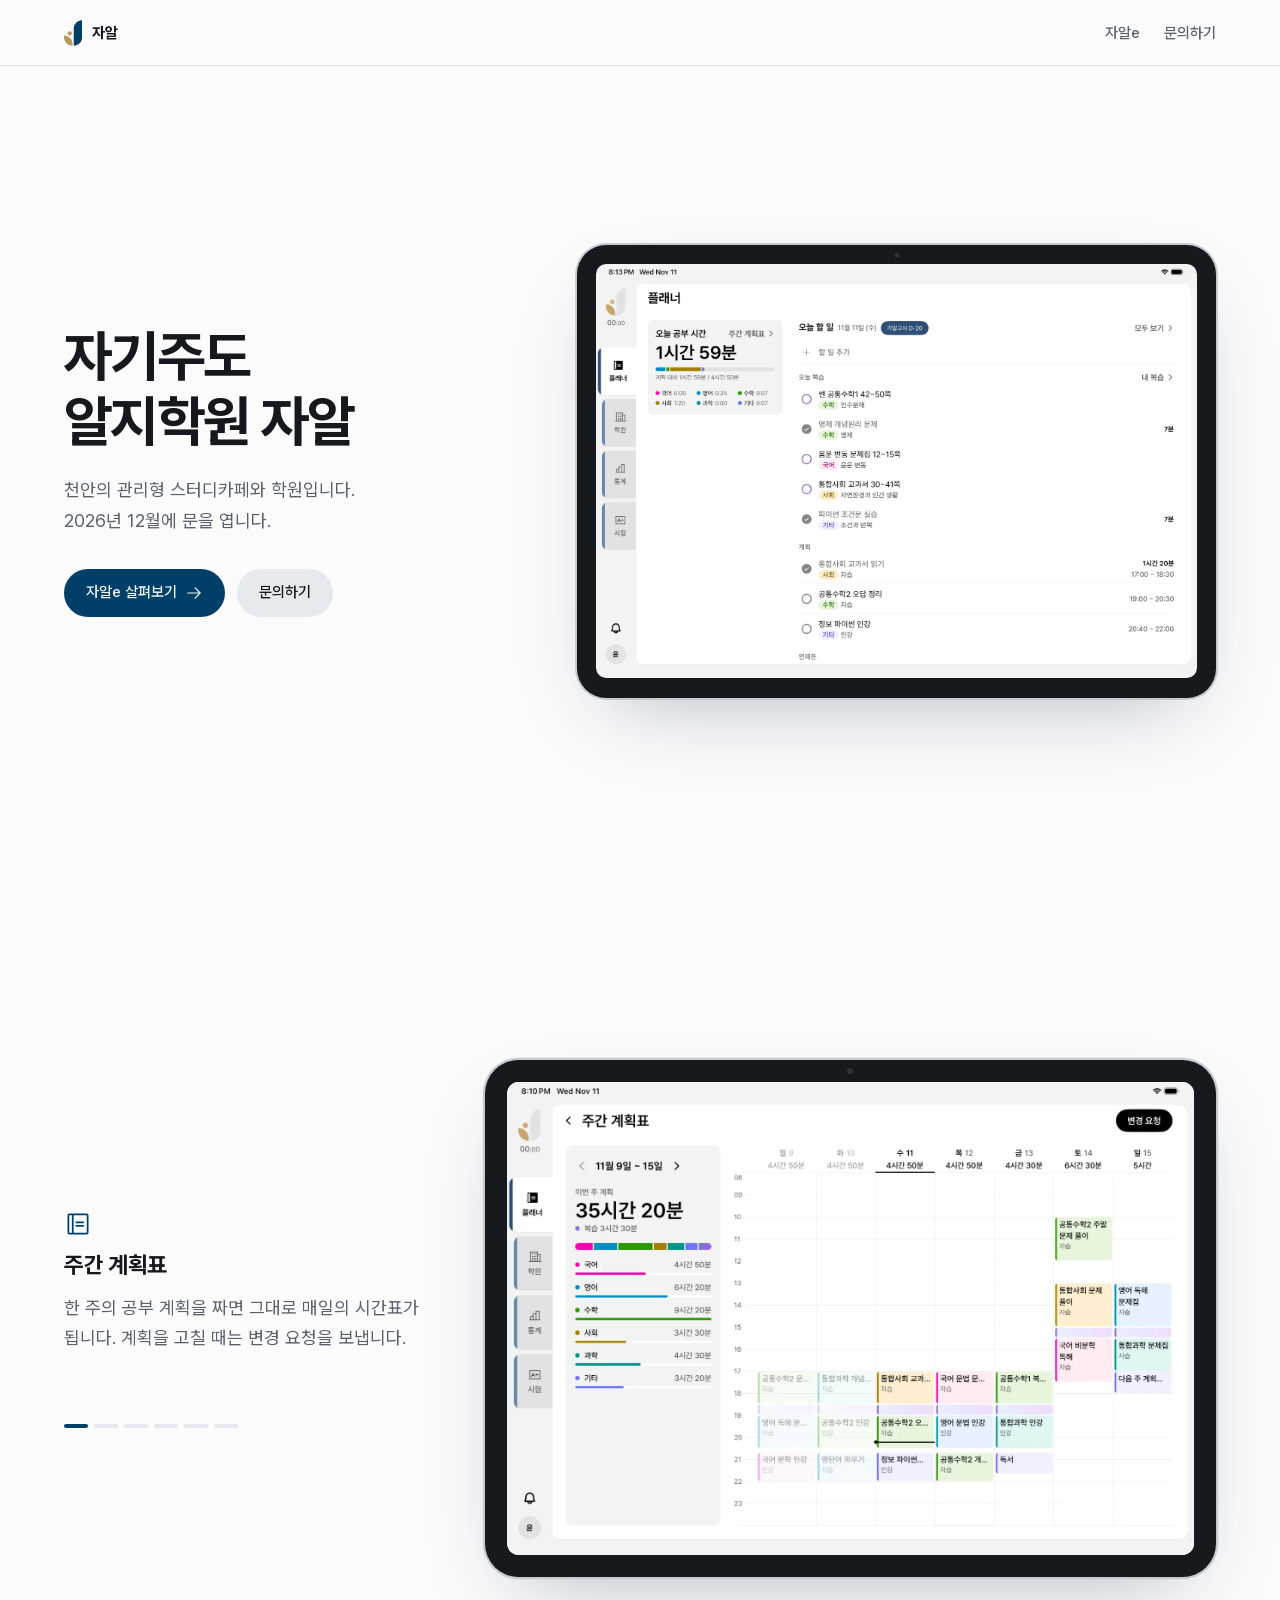
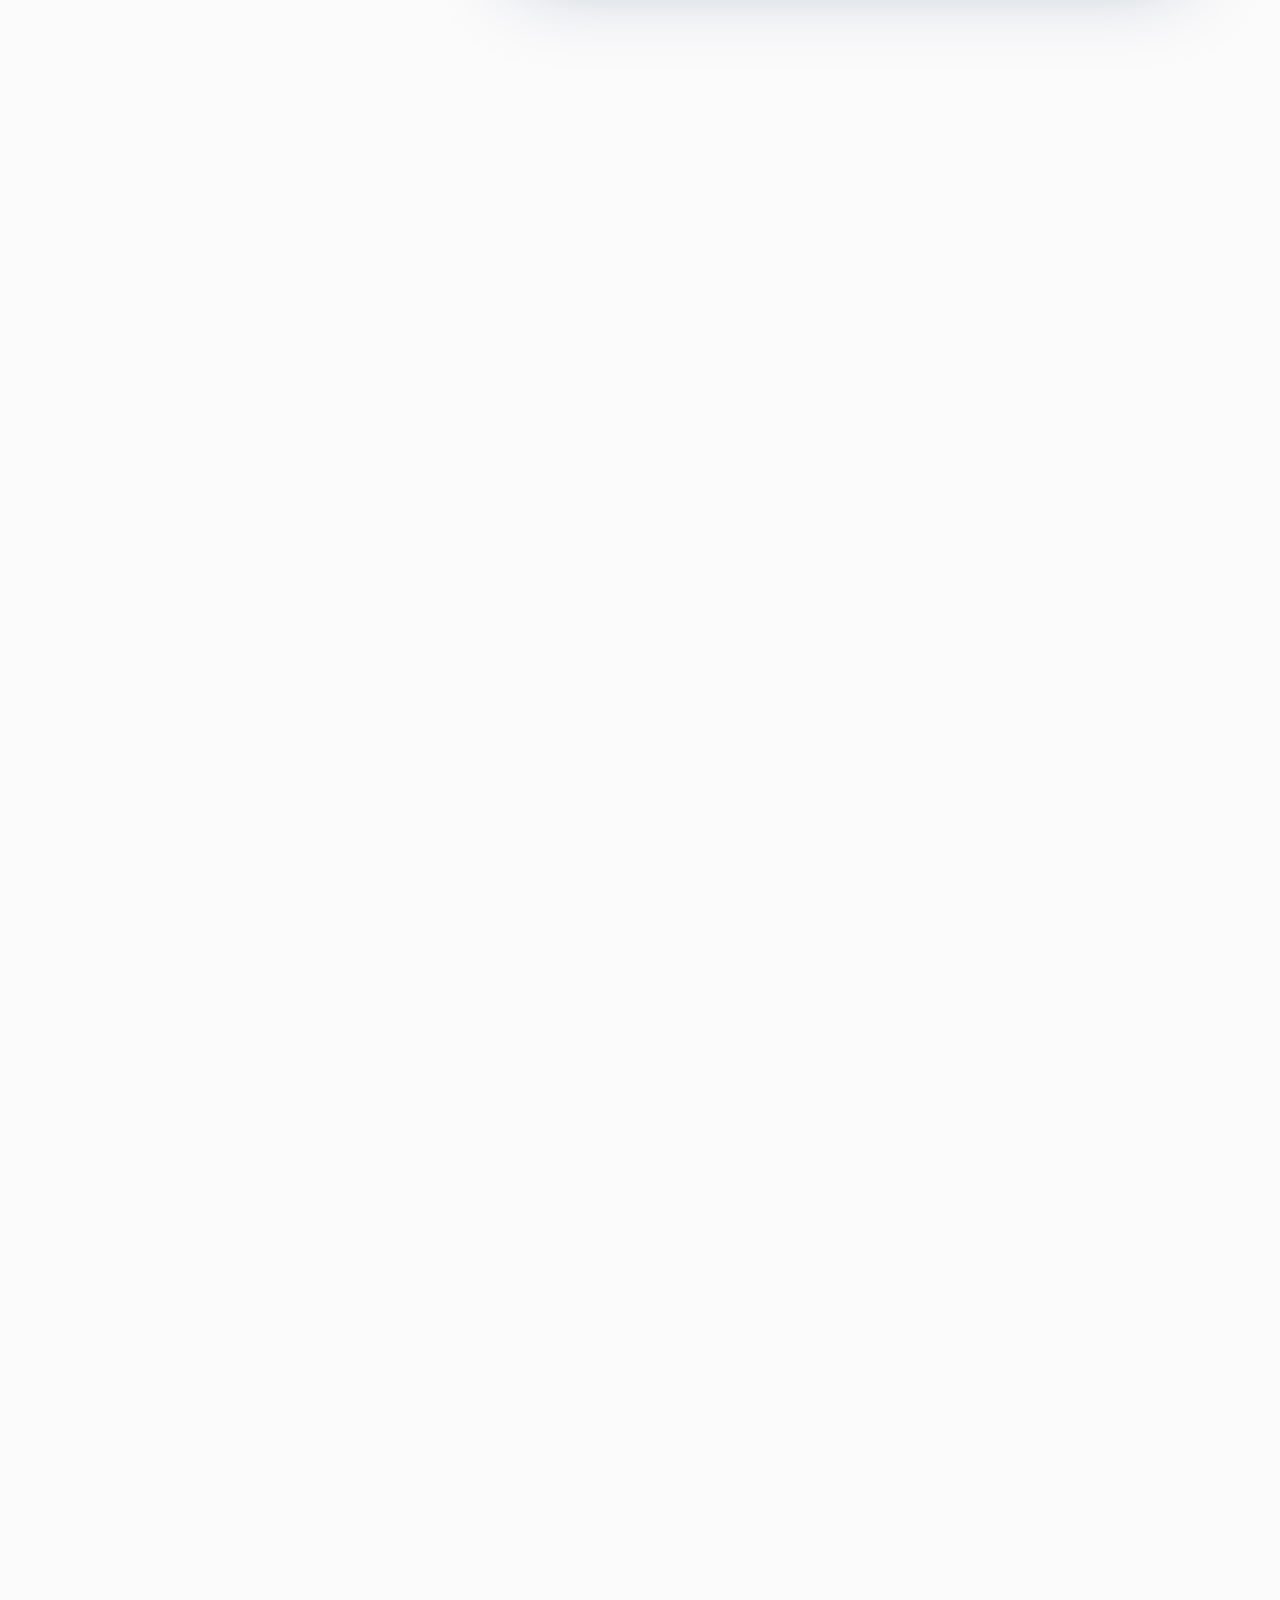
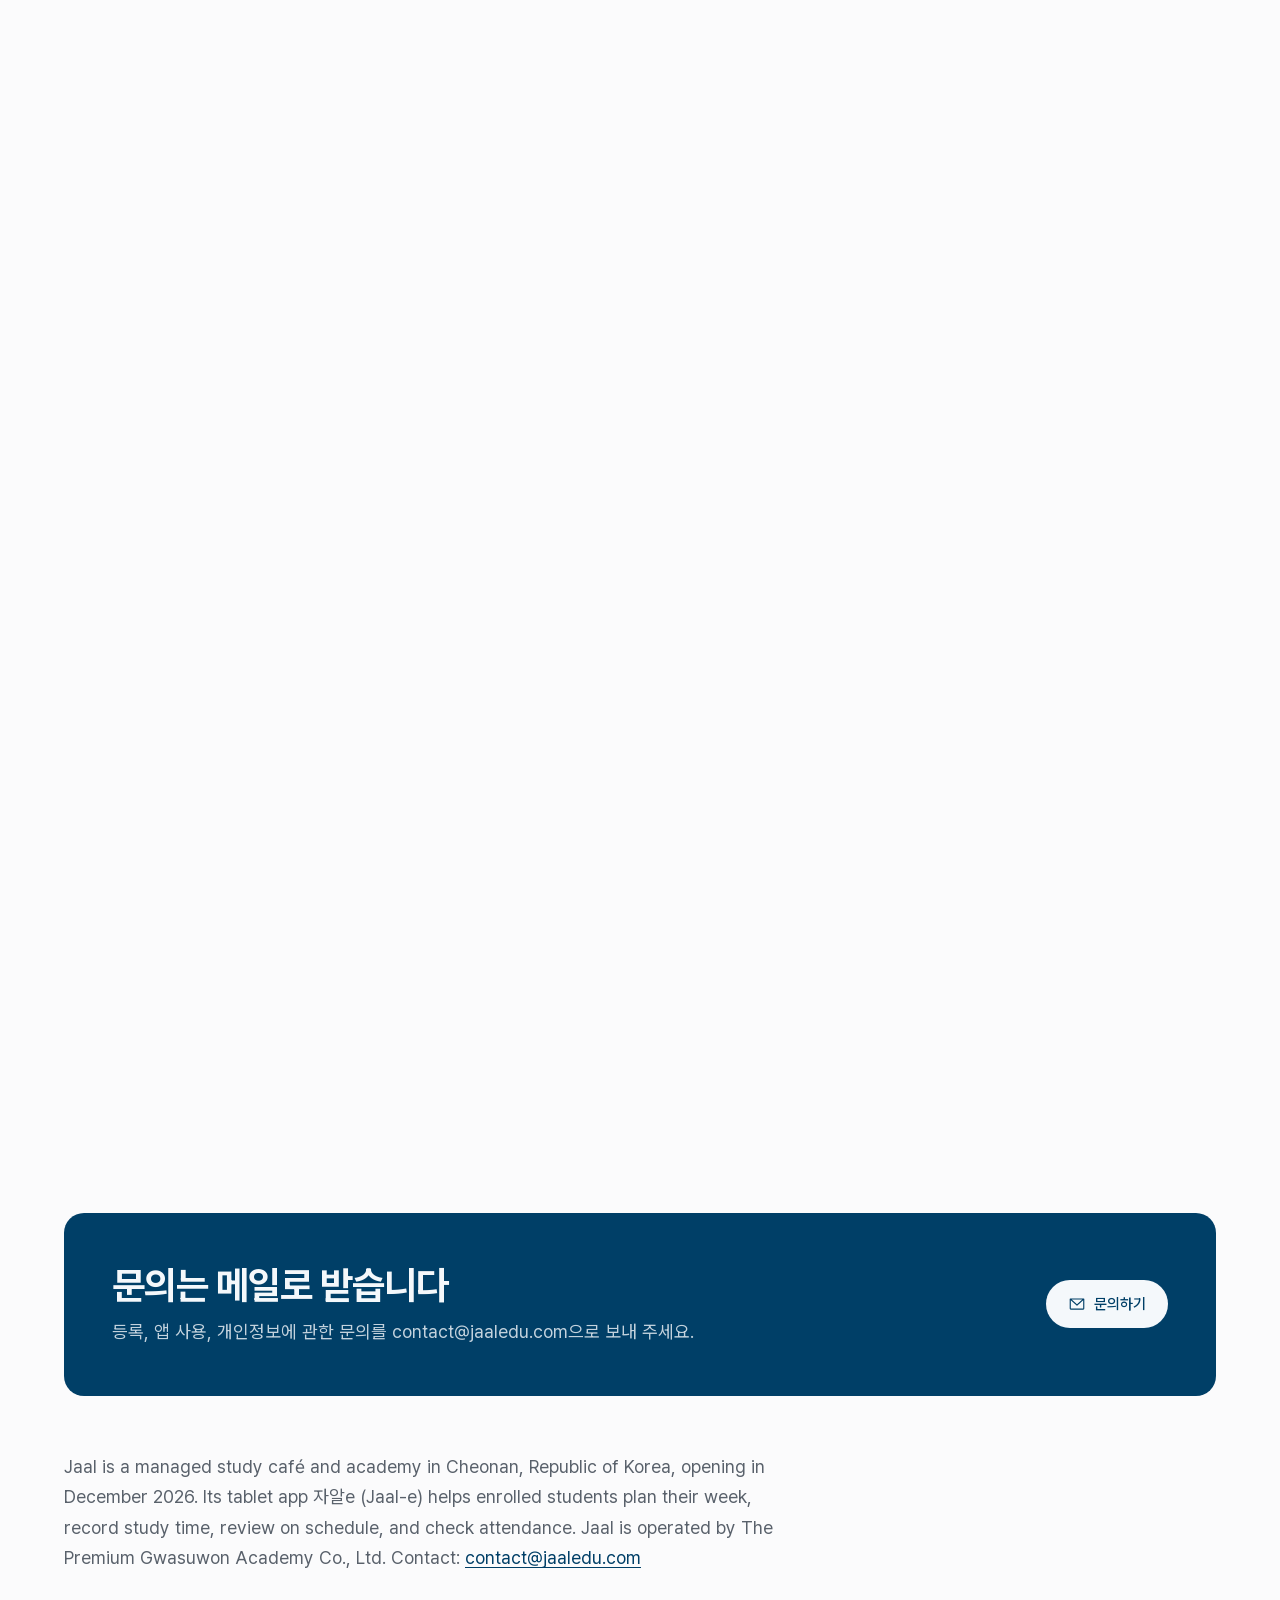
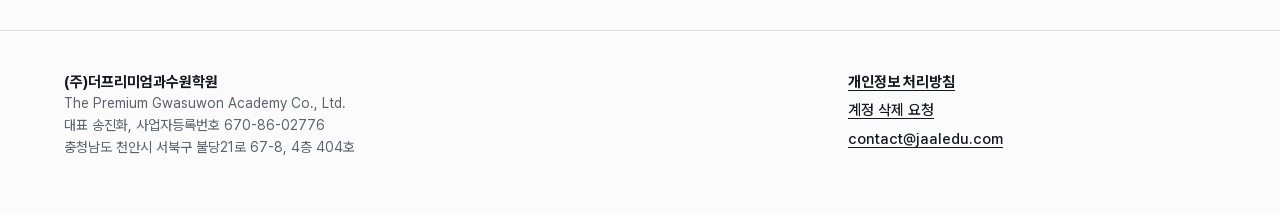
<file: index.html>
<!doctype html>
<html lang="ko" class="snap-page">
  <head>
    <meta charset="utf-8" />
    <meta name="viewport" content="width=device-width, initial-scale=1" />
    <title>자기주도 알지학원 자알</title>
    <meta
      name="description"
      content="천안의 관리형 스터디카페와 학원 자기주도 알지학원 자알, 학생 학습 관리 앱 자알e"
    />
    <link rel="icon" href="/assets/symbol.svg" type="image/svg+xml" />
    <link rel="preload" href="/assets/img/app/planner.webp" as="image" />
    <link rel="stylesheet" href="/assets/fonts/pretendardvariable-dynamic-subset.css" />
    <link rel="stylesheet" href="/assets/site.css" />
  </head>
  <body>
    <header class="site-header">
      <div class="container">
        <a class="brand label strong" href="/"><img src="/assets/symbol.svg" alt="" />자알</a>
        <nav class="site-nav label" aria-label="주요 메뉴">
          <a class="optional" href="#app">자알e</a>
          <a href="#contact">문의하기</a>
        </nav>
      </div>
    </header>

    <main>
      <section class="hero snap">
        <div class="container">
          <div>
            <h1 class="display">자기주도 알지학원 자알</h1>
            <p class="body subtle">천안의 관리형 스터디카페와 학원입니다. 2026년 12월에 문을 엽니다.</p>
            <div class="actions">
              <a class="button button-primary label" href="#app"
                >자알e 살펴보기
                <svg class="icon" aria-hidden="true"><use href="/assets/icons.svg#arrow" /></svg
              ></a>
              <a class="button button-secondary label" href="#contact">문의하기</a>
            </div>
          </div>
          <figure class="hero-shot tablet">
            <div class="tablet-frame">
              <div class="tablet-screen">
                <img
                  src="/assets/img/app/planner.webp"
                  width="1600"
                  height="1103"
                  alt="자알e 플래너. 오늘 공부 시간과 오늘 복습, 계획한 할 일"
                />
              </div>
            </div>
          </figure>
        </div>
      </section>

      <section class="showcase" id="app" style="--steps: 6">
        <h2 class="visually-hidden">학습 관리 앱 자알e</h2>
        <span class="showcase-mark snap" style="--i: 0" aria-hidden="true"></span>
        <span class="showcase-mark snap" style="--i: 1" aria-hidden="true"></span>
        <span class="showcase-mark snap" style="--i: 2" aria-hidden="true"></span>
        <span class="showcase-mark snap" style="--i: 3" aria-hidden="true"></span>
        <span class="showcase-mark snap" style="--i: 4" aria-hidden="true"></span>
        <span class="showcase-mark snap" style="--i: 5" aria-hidden="true"></span>
        <div class="showcase-pin">
          <div class="container showcase-grid">
            <div class="steps-col">
              <div class="steps">
                <article class="step is-active" data-step="0">
                  <svg class="icon" aria-hidden="true"><use href="/assets/icons.svg#notebook" /></svg>
                  <h3 class="heading strong">주간 계획표</h3>
                  <p class="body subtle">한 주의 공부 계획을 짜면 그대로 매일의 시간표가 됩니다. 계획을 고칠 때는 변경 요청을 보냅니다.</p>
                  <div class="step-shot"><div class="tablet"><div class="tablet-frame"><div class="tablet-screen"><img src="/assets/img/app/weekly.webp" width="1600" height="1103" loading="lazy" alt="자알e 주간 계획표. 요일별 시간표와 과목별 계획 시간" /></div></div></div></div>
                </article>
                <article class="step" data-step="1">
                  <svg class="icon" aria-hidden="true"><use href="/assets/icons.svg#timer" /></svg>
                  <h3 class="heading strong">공부 기록</h3>
                  <p class="body subtle">오늘 할 일에서 타이머를 켜면 실제로 공부한 시간이 계획 옆에 쌓입니다.</p>
                  <div class="step-shot"><div class="tablet"><div class="tablet-frame"><div class="tablet-screen"><img src="/assets/img/app/timer.webp" width="1600" height="1103" loading="lazy" alt="자알e 타이머. 공통수학2 오답 정리를 32분째 공부하는 중" /></div></div></div></div>
                </article>
                <article class="step" data-step="2">
                  <svg class="icon" aria-hidden="true"><use href="/assets/icons.svg#review" /></svg>
                  <h3 class="heading strong">복습</h3>
                  <p class="body subtle">공부한 단원마다 잊기 전에 다시 풀 날을 정해 오늘 복습에 올립니다. 다시 풀고 채점한 결과로 다음 날을 다시 계산합니다.</p>
                  <div class="step-shot"><div class="tablet"><div class="tablet-frame"><div class="tablet-screen"><img src="/assets/img/app/review.webp" width="1600" height="1103" loading="lazy" alt="자알e 내 복습. 복습 항목 목록과 한 항목의 다음 복습 날, 지난 채점 결과" /></div></div></div></div>
                </article>
                <article class="step" data-step="3">
                  <svg class="icon" aria-hidden="true"><use href="/assets/icons.svg#building" /></svg>
                  <h3 class="heading strong">출결</h3>
                  <p class="body subtle">등하원 계획표를 내고, 키오스크에서 찍은 입실과 퇴실을 앱에서 확인합니다.</p>
                  <div class="step-shot"><div class="tablet"><div class="tablet-frame"><div class="tablet-screen"><img src="/assets/img/app/attendance.webp" width="1600" height="1103" loading="lazy" alt="자알e 학원 화면. 오늘 입실 기록과 이번 주 등하원 계획표" /></div></div></div></div>
                </article>
                <article class="step" data-step="4">
                  <svg class="icon" aria-hidden="true"><use href="/assets/icons.svg#exam" /></svg>
                  <h3 class="heading strong">시험과 성적</h3>
                  <p class="body subtle">이번 학기 시험 일정과 범위를 보고, 시험이 끝나면 성적을 기록합니다.</p>
                  <div class="step-shot"><div class="tablet"><div class="tablet-frame"><div class="tablet-screen"><img src="/assets/img/app/exams.webp" width="1600" height="1103" loading="lazy" alt="자알e 시험 화면. 기말고사 D-20, 시험 일정과 과목별 공부 시간, 추정 등급" /></div></div></div></div>
                </article>
                <article class="step" data-step="5">
                  <svg class="icon" aria-hidden="true"><use href="/assets/icons.svg#chart" /></svg>
                  <h3 class="heading strong">통계</h3>
                  <p class="body subtle">하루와 주, 달 단위로 공부 시간과 계획 이행률, 출결을 봅니다.</p>
                  <div class="step-shot"><div class="tablet"><div class="tablet-frame"><div class="tablet-screen"><img src="/assets/img/app/stats.webp" width="1600" height="1103" loading="lazy" alt="자알e 통계. 오늘 공부 시간과 출결, 이번 달 날짜별 공부 시간" /></div></div></div></div>
                </article>
              </div>
              <ol class="step-progress" aria-label="화면 순서">
                <li><button type="button" data-step="0" aria-label="주간 계획표" aria-current="step"></button></li>
                <li><button type="button" data-step="1" aria-label="공부 기록"></button></li>
                <li><button type="button" data-step="2" aria-label="복습"></button></li>
                <li><button type="button" data-step="3" aria-label="출결"></button></li>
                <li><button type="button" data-step="4" aria-label="시험과 성적"></button></li>
                <li><button type="button" data-step="5" aria-label="통계"></button></li>
              </ol>
            </div>
            <div class="stage">
              <div class="tablet">
                <div class="tablet-frame">
                  <div class="tablet-screen">
                    <div class="screen is-active" data-step="0"><img src="/assets/img/app/weekly.webp" width="1600" height="1103" alt="자알e 주간 계획표. 요일별 시간표와 과목별 계획 시간" /></div>
                    <div class="screen" data-step="1"><img src="/assets/img/app/timer.webp" width="1600" height="1103" loading="lazy" alt="자알e 타이머. 공통수학2 오답 정리를 32분째 공부하는 중" /></div>
                    <div class="screen" data-step="2"><img src="/assets/img/app/review.webp" width="1600" height="1103" loading="lazy" alt="자알e 내 복습. 복습 항목 목록과 한 항목의 다음 복습 날, 지난 채점 결과" /></div>
                    <div class="screen" data-step="3"><img src="/assets/img/app/attendance.webp" width="1600" height="1103" loading="lazy" alt="자알e 학원 화면. 오늘 입실 기록과 이번 주 등하원 계획표" /></div>
                    <div class="screen" data-step="4"><img src="/assets/img/app/exams.webp" width="1600" height="1103" loading="lazy" alt="자알e 시험 화면. 기말고사 D-20, 시험 일정과 과목별 공부 시간, 추정 등급" /></div>
                    <div class="screen" data-step="5"><img src="/assets/img/app/stats.webp" width="1600" height="1103" loading="lazy" alt="자알e 통계. 오늘 공부 시간과 출결, 이번 달 날짜별 공부 시간" /></div>
                  </div>
                </div>
              </div>
            </div>
          </div>
        </div>
      </section>

      <section class="closing snap" id="contact">
        <div class="container">
          <div class="contact-band">
            <div>
              <h2 class="title">문의는 메일로 받습니다</h2>
              <p class="body">등록, 앱 사용, 개인정보에 관한 문의를 contact@jaaledu.com으로 보내 주세요.</p>
            </div>
            <a class="button label" href="mailto:contact@jaaledu.com"
              ><svg class="icon" aria-hidden="true"><use href="/assets/icons.svg#mail" /></svg
              >문의하기</a
            >
          </div>
          <p class="en body subtle" lang="en">
            Jaal is a managed study café and academy in Cheonan, Republic of Korea, opening in
            December 2026. Its tablet app 자알e (Jaal-e) helps enrolled students plan their week,
            record study time, review on schedule, and check attendance. Jaal is operated by The
            Premium Gwasuwon Academy Co., Ltd. Contact:
            <a href="mailto:contact@jaaledu.com">contact@jaaledu.com</a>
          </p>
        </div>
      </section>
    </main>

    <footer class="site-footer snap-end">
      <div class="container">
        <div class="caption subtle">
          <p class="label strong" style="color: var(--text)">(주)더프리미엄과수원학원</p>
          <p>The Premium Gwasuwon Academy Co., Ltd.</p>
          <p>대표 송진화, 사업자등록번호 670-86-02776</p>
          <p>충청남도 천안시 서북구 불당21로 67-8, 4층 404호</p>
        </div>
        <nav class="footer-links label" aria-label="정책">
          <a href="/privacy/"><strong>개인정보 처리방침</strong></a>
          <a href="/account-deletion/">계정 삭제 요청</a>
          <a href="mailto:contact@jaaledu.com">contact@jaaledu.com</a>
        </nav>
      </div>
    </footer>

    <script>
      // 넓은 화면에서는 시연 판이 머리 아래에 멈춰 있고, 구획을 지난 거리(한 단계에 판 높이 하나)로 단계를 고른다.
      (() => {
        const showcase = document.querySelector(".showcase");
        const pin = showcase.querySelector(".showcase-pin");
        const steps = [...showcase.querySelectorAll(".step")];
        const screens = [...showcase.querySelectorAll(".screen")];
        const marks = [...showcase.querySelectorAll(".showcase-mark")];
        const dots = [...showcase.querySelectorAll(".step-progress button")];
        const header = document.querySelector(".site-header");
        const wide = matchMedia("(min-width: 1024px)");
        const reduce = matchMedia("(prefers-reduced-motion: reduce)");
        let current = 0;
        let queued = false;

        const show = (index) => {
          if (index === current) return;
          current = index;
          steps.forEach((step, i) => step.classList.toggle("is-active", i === index));
          screens.forEach((screen, i) => screen.classList.toggle("is-active", i === index));
          dots.forEach((dot, i) =>
            i === index ? dot.setAttribute("aria-current", "step") : dot.removeAttribute("aria-current"),
          );
        };

        const update = () => {
          queued = false;
          if (!wide.matches) return;
          const passed = (header.offsetHeight - showcase.getBoundingClientRect().top) / pin.offsetHeight;
          show(Math.min(steps.length - 1, Math.max(0, Math.round(passed))));
        };

        const queue = () => {
          if (queued) return;
          queued = true;
          requestAnimationFrame(update);
        };

        dots.forEach((dot, i) =>
          dot.addEventListener("click", () =>
            marks[i].scrollIntoView({ behavior: reduce.matches ? "auto" : "smooth" }),
          ),
        );
        addEventListener("scroll", queue, { passive: true });
        addEventListener("resize", queue);
        update();
      })();
    </script>
  </body>
</html>
</file>
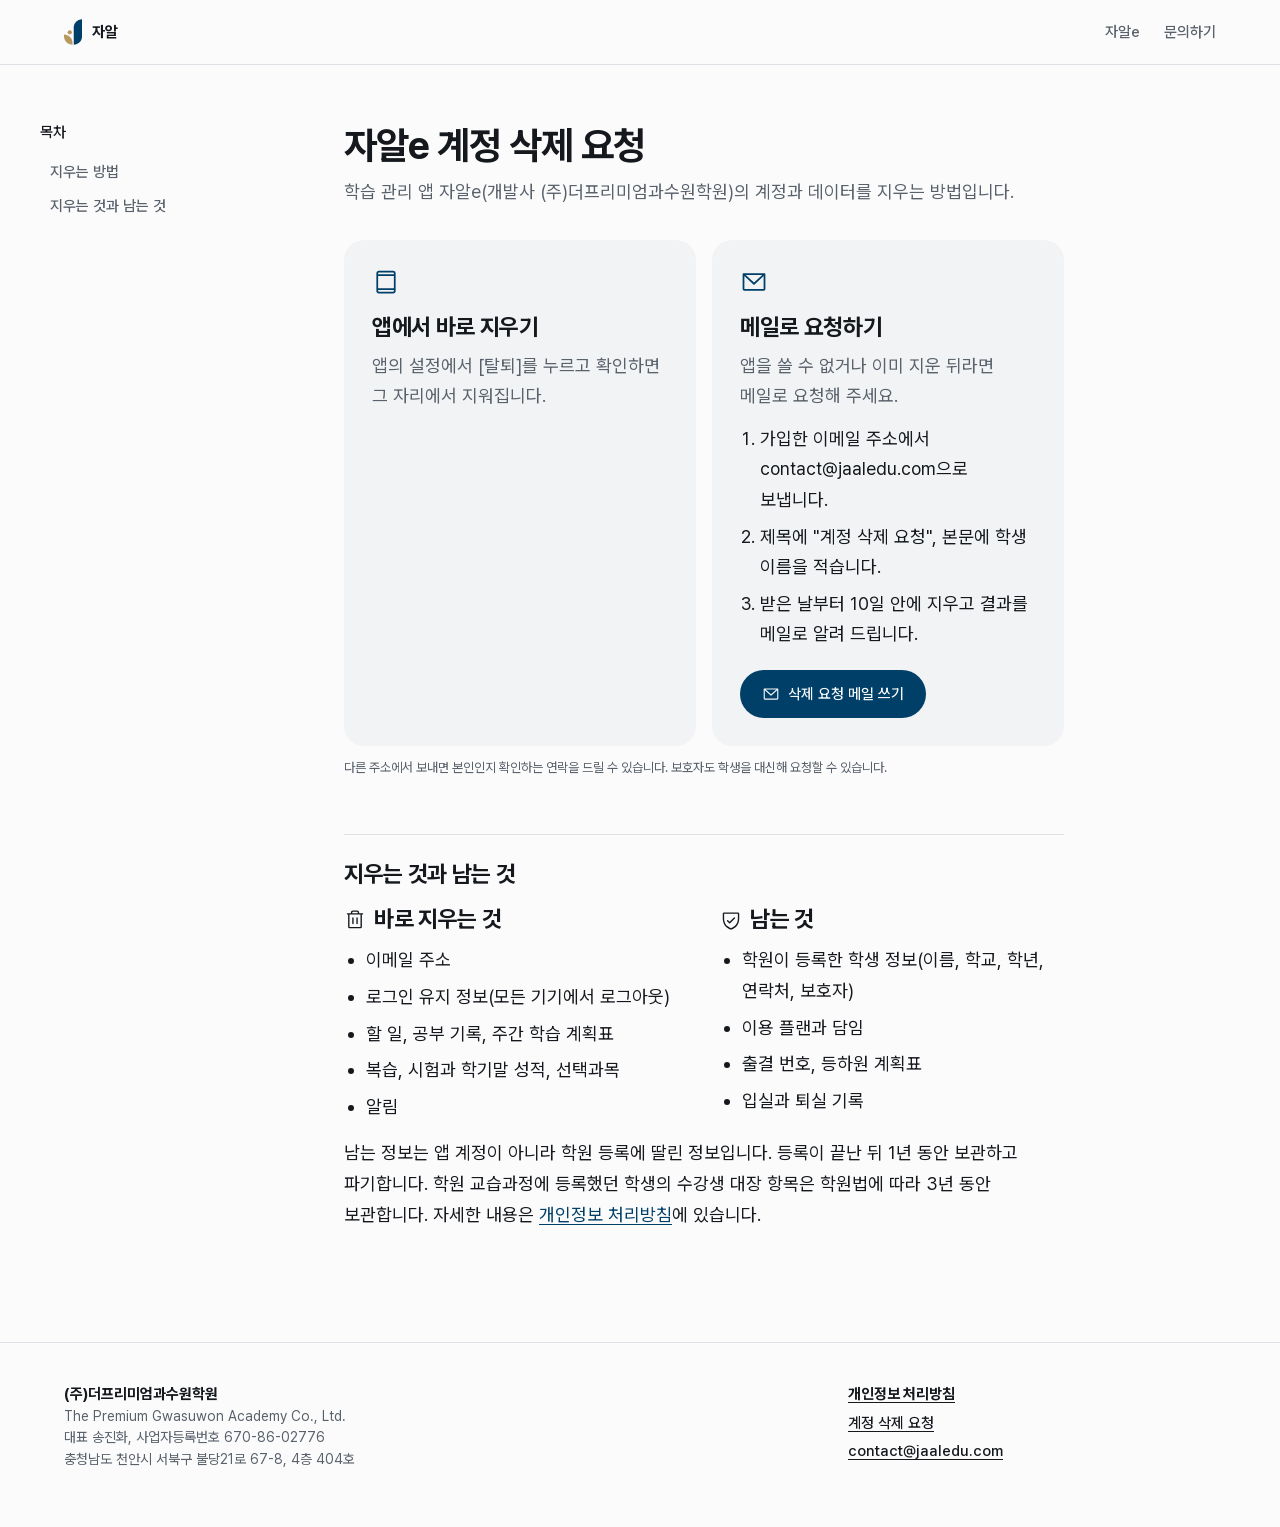
<file: account-deletion/index.html>
<!doctype html>
<html lang="ko">
  <head>
    <meta charset="utf-8" />
    <meta name="viewport" content="width=device-width, initial-scale=1" />
    <title>자알e 계정 삭제 요청 | 자기주도 알지학원 자알</title>
    <link rel="icon" href="/assets/symbol.svg" type="image/svg+xml" />
    <link rel="stylesheet" href="/assets/fonts/pretendardvariable-dynamic-subset.css" />
    <link rel="stylesheet" href="/assets/site.css" />
  </head>
  <body>
    <header class="site-header">
      <div class="container">
        <a class="brand label strong" href="/"><img src="/assets/symbol.svg" alt="" />자알</a>
        <nav class="site-nav label" aria-label="주요 메뉴">
          <a class="optional" href="/#app">자알e</a>
          <a href="/#contact">문의하기</a>
        </nav>
      </div>
    </header>

    <div class="container doc">
      <aside class="doc-toc label" aria-label="목차">
        <p class="strong">목차</p>
        <ol>
          <li><a href="#how">지우는 방법</a></li>
          <li><a href="#scope">지우는 것과 남는 것</a></li>
        </ol>
      </aside>
      <main class="doc-body">
        <h1 class="title">자알e 계정 삭제 요청</h1>
        <p class="body subtle">
          학습 관리 앱 자알e(개발사 (주)더프리미엄과수원학원)의 계정과 데이터를 지우는
          방법입니다.
        </p>

        <div class="choices" id="how">
          <section class="choice">
            <svg class="icon" aria-hidden="true"><use href="/assets/icons.svg#tablet" /></svg>
            <h2 class="heading strong">앱에서 바로 지우기</h2>
            <p class="body subtle">앱의 설정에서 [탈퇴]를 누르고 확인하면 그 자리에서 지워집니다.</p>
          </section>
          <section class="choice">
            <svg class="icon" aria-hidden="true"><use href="/assets/icons.svg#mail" /></svg>
            <h2 class="heading strong">메일로 요청하기</h2>
            <p class="body subtle">앱을 쓸 수 없거나 이미 지운 뒤라면 메일로 요청해 주세요.</p>
            <ol>
              <li>가입한 이메일 주소에서 contact@jaaledu.com으로 보냅니다.</li>
              <li>제목에 "계정 삭제 요청", 본문에 학생 이름을 적습니다.</li>
              <li>받은 날부터 10일 안에 지우고 결과를 메일로 알려 드립니다.</li>
            </ol>
            <a
              class="button button-primary label"
              href="mailto:contact@jaaledu.com?subject=%EA%B3%84%EC%A0%95%20%EC%82%AD%EC%A0%9C%20%EC%9A%94%EC%B2%AD"
              ><svg class="icon" aria-hidden="true"><use href="/assets/icons.svg#mail" /></svg
              >삭제 요청 메일 쓰기</a
            >
          </section>
        </div>
        <p class="doc-meta caption subtle">
          다른 주소에서 보내면 본인인지 확인하는 연락을 드릴 수 있습니다. 보호자도 학생을 대신해
          요청할 수 있습니다.
        </p>

        <h2 class="heading strong" id="scope">지우는 것과 남는 것</h2>
        <div class="split">
          <div>
            <h3 class="heading strong">
              <svg class="icon" aria-hidden="true"><use href="/assets/icons.svg#trash" /></svg>바로
              지우는 것
            </h3>
            <ul>
              <li>이메일 주소</li>
              <li>로그인 유지 정보(모든 기기에서 로그아웃)</li>
              <li>할 일, 공부 기록, 주간 학습 계획표</li>
              <li>복습, 시험과 학기말 성적, 선택과목</li>
              <li>알림</li>
            </ul>
          </div>
          <div>
            <h3 class="heading strong">
              <svg class="icon" aria-hidden="true"><use href="/assets/icons.svg#shield" /></svg>남는
              것
            </h3>
            <ul>
              <li>학원이 등록한 학생 정보(이름, 학교, 학년, 연락처, 보호자)</li>
              <li>이용 플랜과 담임</li>
              <li>출결 번호, 등하원 계획표</li>
              <li>입실과 퇴실 기록</li>
            </ul>
          </div>
        </div>
        <p class="body">
          남는 정보는 앱 계정이 아니라 학원 등록에 딸린 정보입니다. 등록이 끝난 뒤 1년 동안
          보관하고 파기합니다. 학원 교습과정에 등록했던 학생의 수강생 대장 항목은 학원법에 따라
          3년 동안 보관합니다. 자세한 내용은 <a href="/privacy/">개인정보 처리방침</a>에 있습니다.
        </p>
      </main>
    </div>

    <footer class="site-footer">
      <div class="container">
        <div class="caption subtle">
          <p class="label strong" style="color: var(--text)">(주)더프리미엄과수원학원</p>
          <p>The Premium Gwasuwon Academy Co., Ltd.</p>
          <p>대표 송진화, 사업자등록번호 670-86-02776</p>
          <p>충청남도 천안시 서북구 불당21로 67-8, 4층 404호</p>
        </div>
        <nav class="footer-links label" aria-label="정책">
          <a href="/privacy/"><strong>개인정보 처리방침</strong></a>
          <a href="/account-deletion/">계정 삭제 요청</a>
          <a href="mailto:contact@jaaledu.com">contact@jaaledu.com</a>
        </nav>
      </div>
    </footer>

  </body>
</html>
</file>
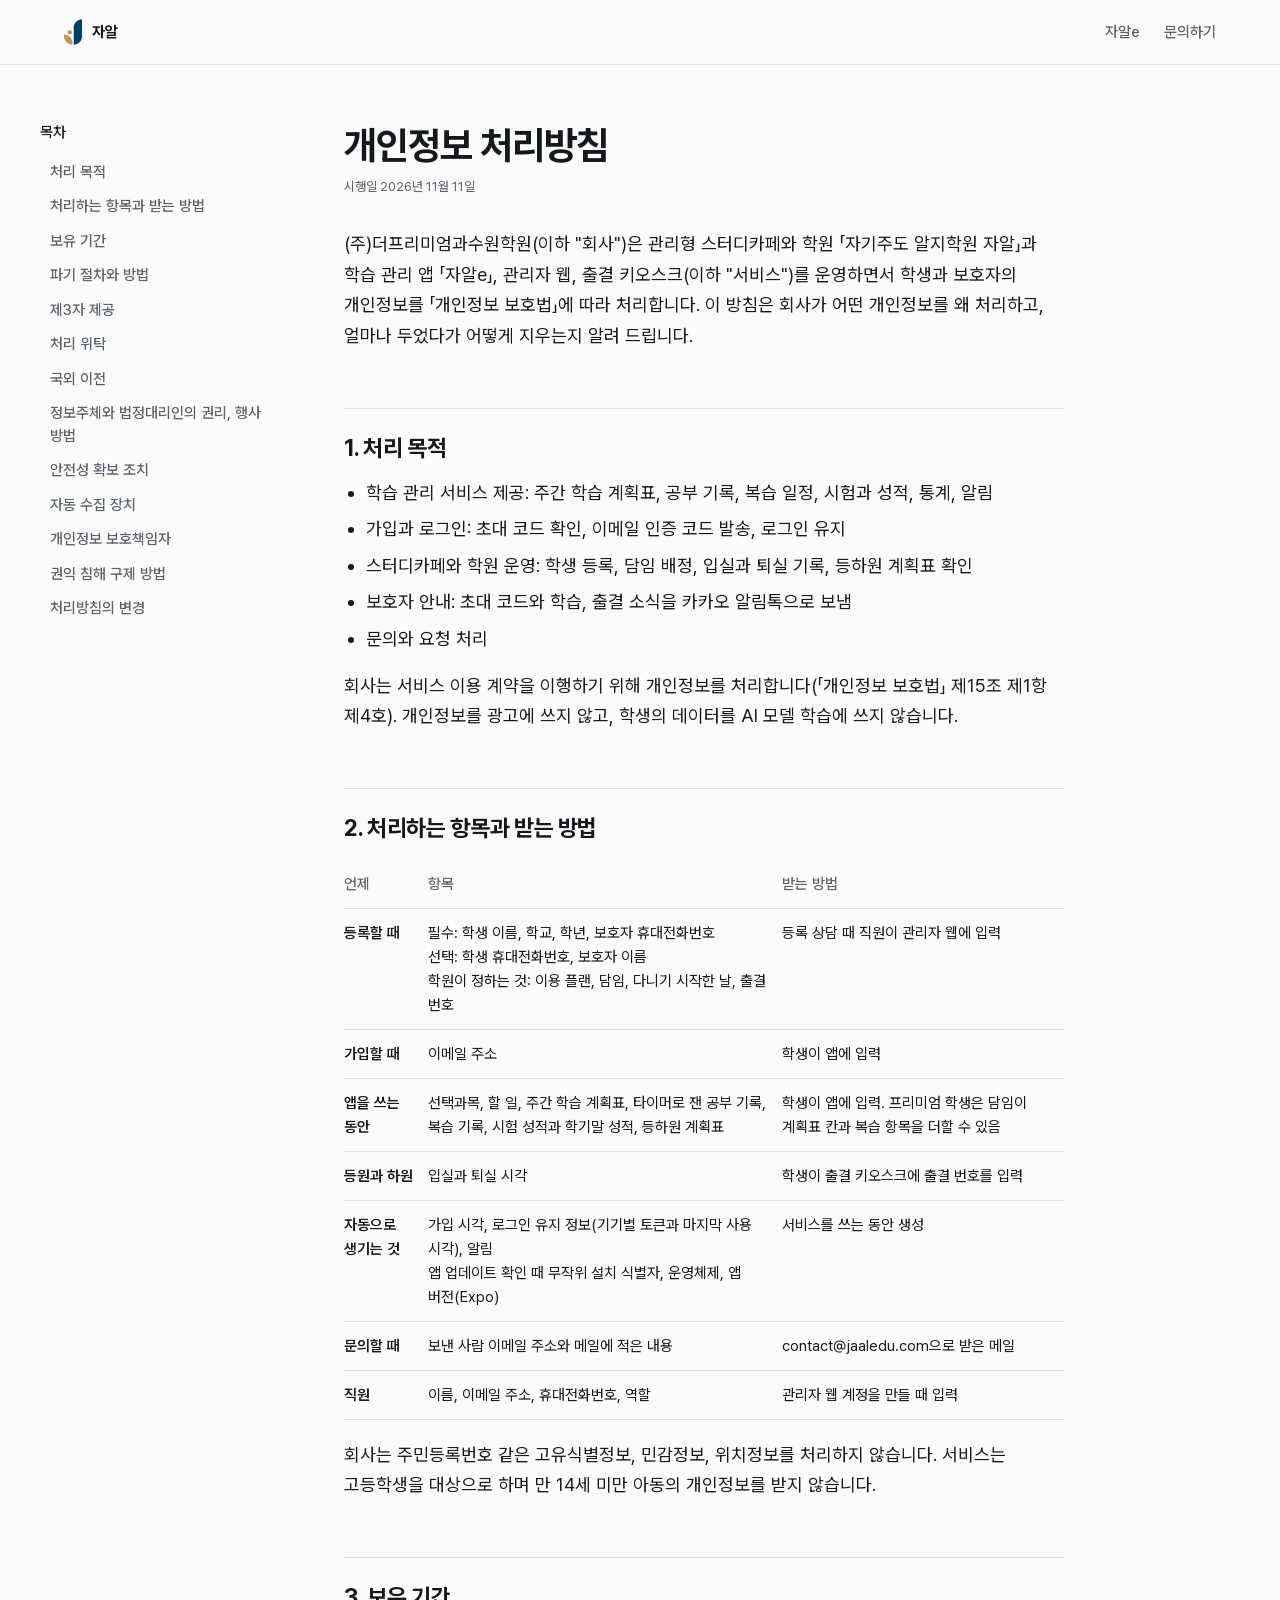
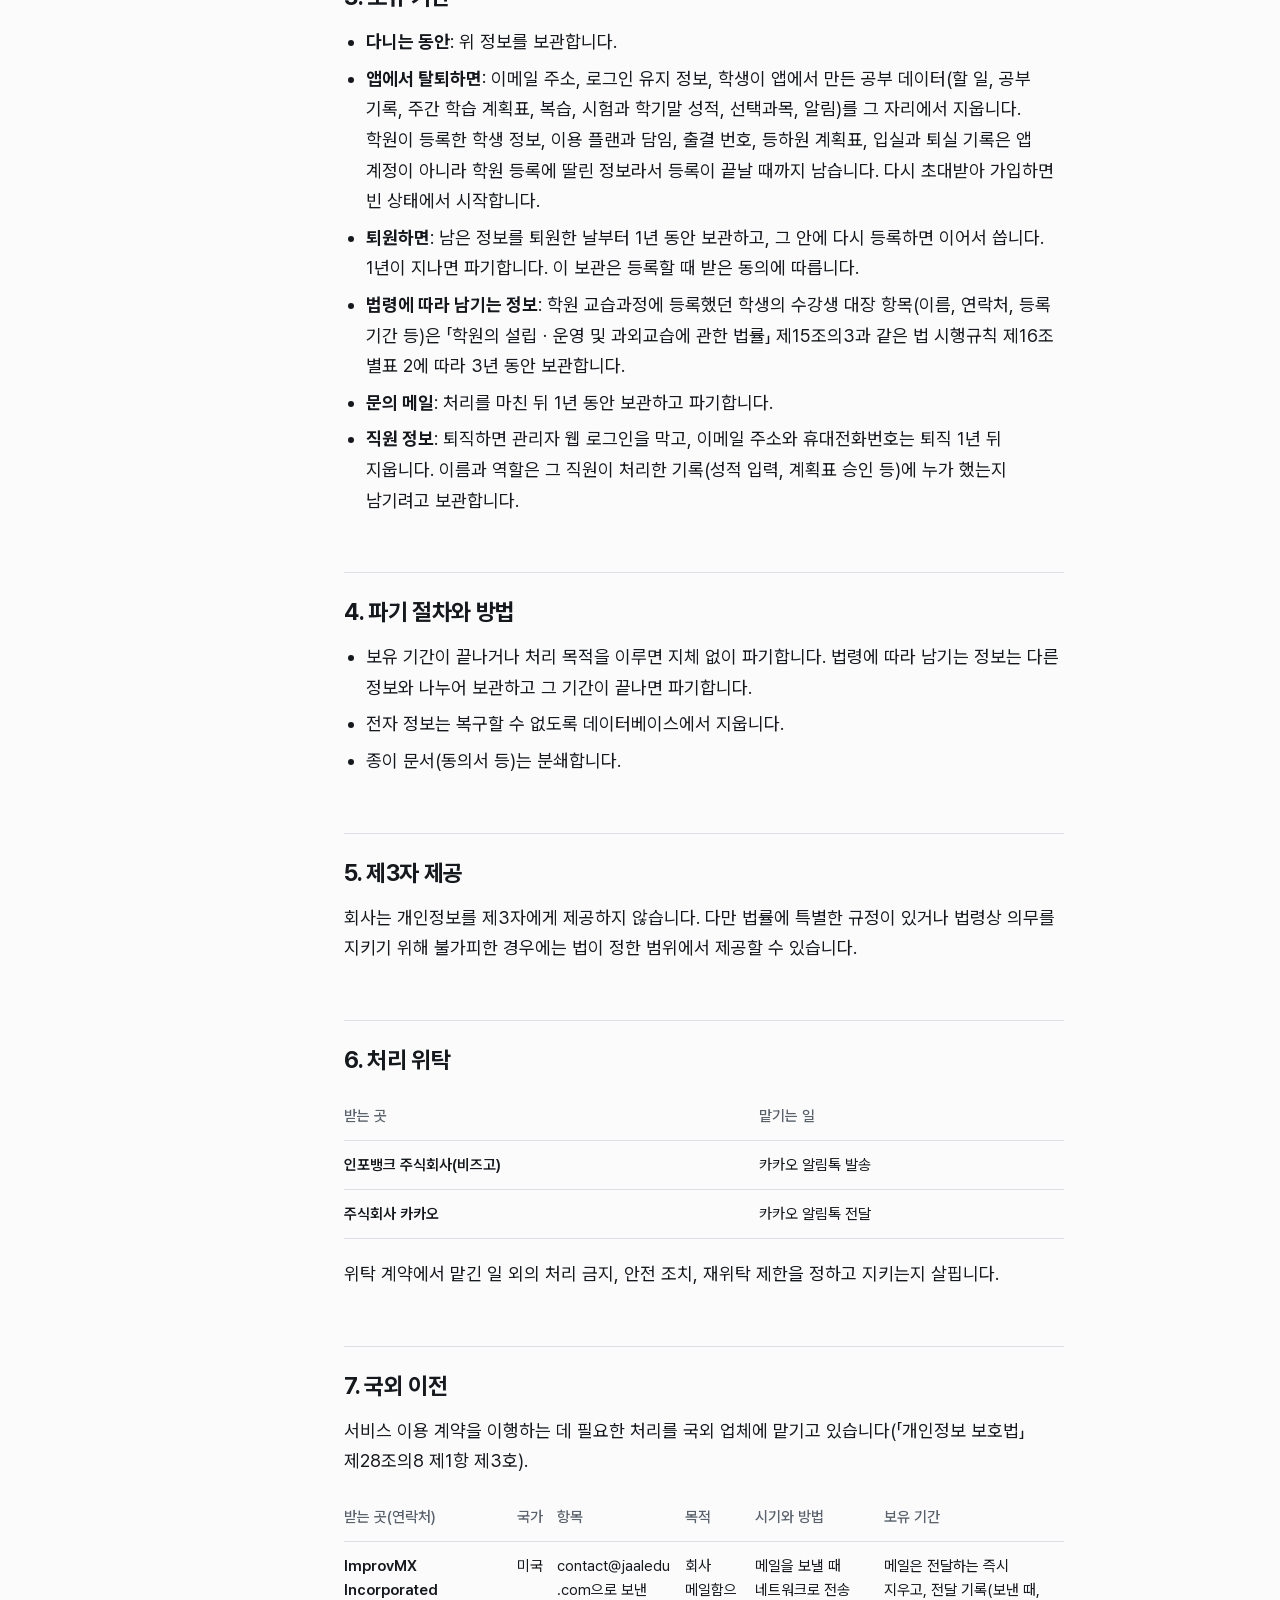
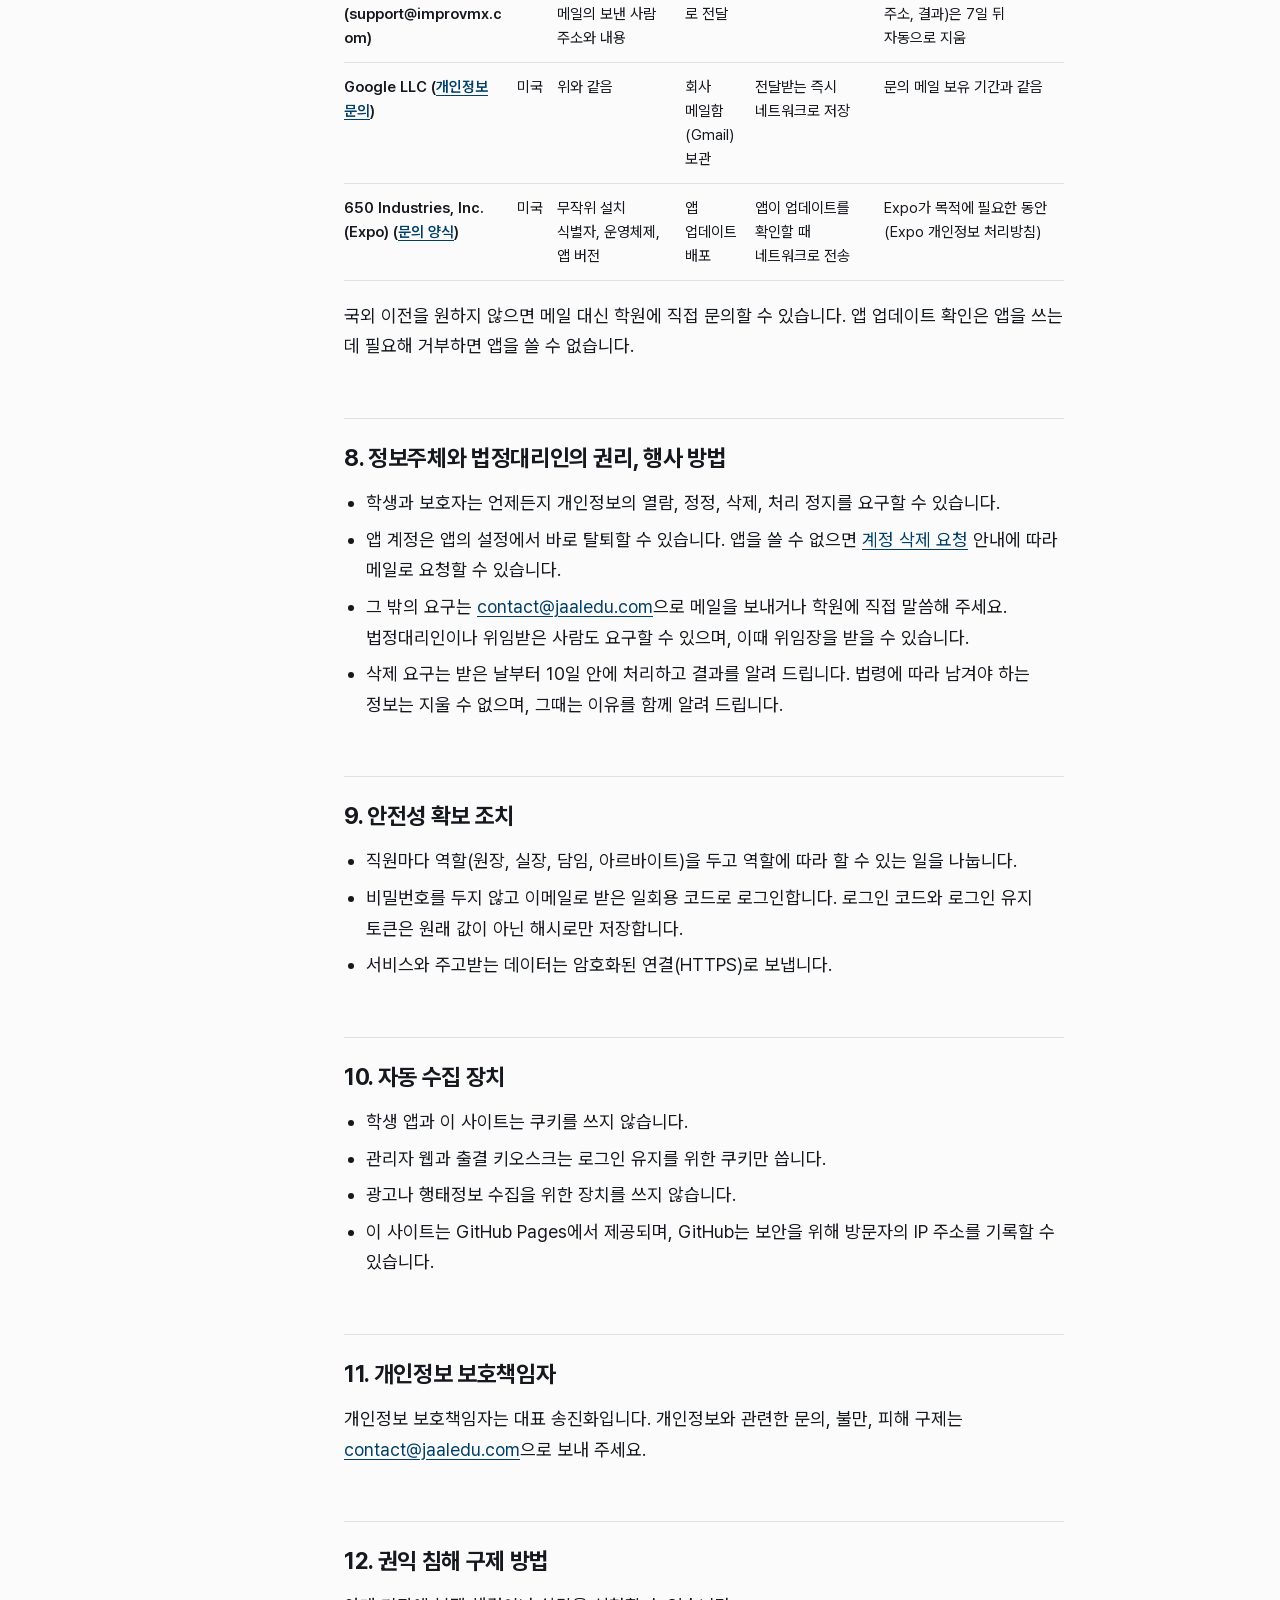
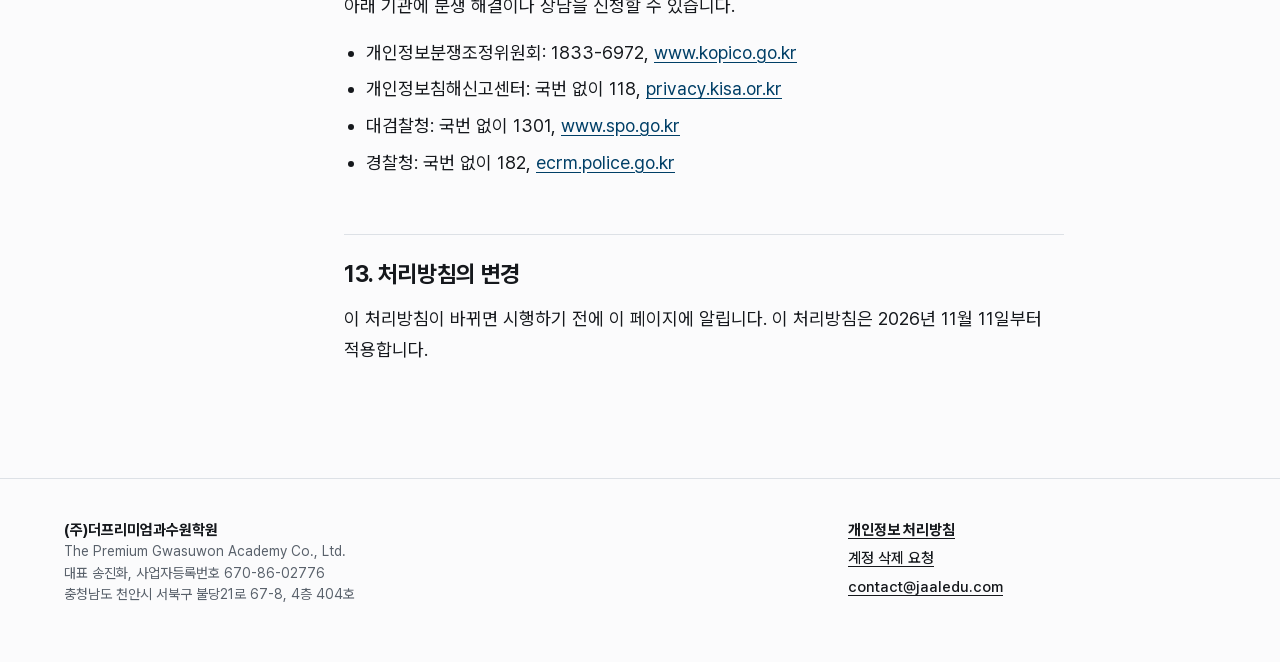
<file: privacy/index.html>
<!doctype html>
<html lang="ko">
  <head>
    <meta charset="utf-8" />
    <meta name="viewport" content="width=device-width, initial-scale=1" />
    <title>개인정보 처리방침 | 자기주도 알지학원 자알</title>
    <link rel="icon" href="/assets/symbol.svg" type="image/svg+xml" />
    <link rel="stylesheet" href="/assets/fonts/pretendardvariable-dynamic-subset.css" />
    <link rel="stylesheet" href="/assets/site.css" />
  </head>
  <body>
    <header class="site-header">
      <div class="container">
        <a class="brand label strong" href="/"><img src="/assets/symbol.svg" alt="" />자알</a>
        <nav class="site-nav label" aria-label="주요 메뉴">
          <a class="optional" href="/#app">자알e</a>
          <a href="/#contact">문의하기</a>
        </nav>
      </div>
    </header>

    <div class="container doc">
      <aside class="doc-toc label" aria-label="목차">
        <p class="strong">목차</p>
        <ol>
        <li><a href="#purpose">처리 목적</a></li>
        <li><a href="#items">처리하는 항목과 받는 방법</a></li>
        <li><a href="#retention">보유 기간</a></li>
        <li><a href="#destruction">파기 절차와 방법</a></li>
        <li><a href="#provision">제3자 제공</a></li>
        <li><a href="#entrustment">처리 위탁</a></li>
        <li><a href="#transfer">국외 이전</a></li>
        <li><a href="#rights">정보주체와 법정대리인의 권리, 행사 방법</a></li>
        <li><a href="#security">안전성 확보 조치</a></li>
        <li><a href="#cookies">자동 수집 장치</a></li>
        <li><a href="#officer">개인정보 보호책임자</a></li>
        <li><a href="#remedy">권익 침해 구제 방법</a></li>
        <li><a href="#changes">처리방침의 변경</a></li>
      </ol>
      </aside>
      <main class="doc-body">
      <h1 class="title">개인정보 처리방침</h1>
      <p class="doc-meta caption subtle">시행일 2026년 11월 11일</p>

      <p class="body">
        (주)더프리미엄과수원학원(이하 "회사")은 관리형 스터디카페와 학원 「자기주도 알지학원
        자알」과 학습 관리 앱 「자알e」, 관리자 웹, 출결 키오스크(이하 "서비스")를 운영하면서
        학생과 보호자의 개인정보를 「개인정보 보호법」에 따라 처리합니다. 이 방침은 회사가 어떤
        개인정보를 왜 처리하고, 얼마나 두었다가 어떻게 지우는지 알려 드립니다.
      </p>

      <details class="toc-mobile label">
        <summary class="strong">목차</summary>
        <ol>
        <li><a href="#purpose">처리 목적</a></li>
        <li><a href="#items">처리하는 항목과 받는 방법</a></li>
        <li><a href="#retention">보유 기간</a></li>
        <li><a href="#destruction">파기 절차와 방법</a></li>
        <li><a href="#provision">제3자 제공</a></li>
        <li><a href="#entrustment">처리 위탁</a></li>
        <li><a href="#transfer">국외 이전</a></li>
        <li><a href="#rights">정보주체와 법정대리인의 권리, 행사 방법</a></li>
        <li><a href="#security">안전성 확보 조치</a></li>
        <li><a href="#cookies">자동 수집 장치</a></li>
        <li><a href="#officer">개인정보 보호책임자</a></li>
        <li><a href="#remedy">권익 침해 구제 방법</a></li>
        <li><a href="#changes">처리방침의 변경</a></li>
      </ol>
      </details>

      <h2 class="heading strong" id="purpose">1. 처리 목적</h2>
      <ul>
        <li>
          학습 관리 서비스 제공: 주간 학습 계획표, 공부 기록, 복습 일정, 시험과 성적, 통계, 알림
        </li>
        <li>가입과 로그인: 초대 코드 확인, 이메일 인증 코드 발송, 로그인 유지</li>
        <li>
          스터디카페와 학원 운영: 학생 등록, 담임 배정, 입실과 퇴실 기록, 등하원 계획표 확인
        </li>
        <li>보호자 안내: 초대 코드와 학습, 출결 소식을 카카오 알림톡으로 보냄</li>
        <li>문의와 요청 처리</li>
      </ul>
      <p class="body">
        회사는 서비스 이용 계약을 이행하기 위해 개인정보를 처리합니다(「개인정보 보호법」 제15조
        제1항 제4호). 개인정보를 광고에 쓰지 않고, 학생의 데이터를 AI 모델 학습에 쓰지 않습니다.
      </p>

      <h2 class="heading strong" id="items">2. 처리하는 항목과 받는 방법</h2>
      <div class="table-scroll">
        <table>
          <thead>
            <tr>
              <th>언제</th>
              <th>항목</th>
              <th>받는 방법</th>
            </tr>
          </thead>
          <tbody>
            <tr>
              <td>등록할 때</td>
              <td>
                필수: 학생 이름, 학교, 학년, 보호자 휴대전화번호<br />
                선택: 학생 휴대전화번호, 보호자 이름<br />
                학원이 정하는 것: 이용 플랜, 담임, 다니기 시작한 날, 출결 번호
              </td>
              <td>등록 상담 때 직원이 관리자 웹에 입력</td>
            </tr>
            <tr>
              <td>가입할 때</td>
              <td>이메일 주소</td>
              <td>학생이 앱에 입력</td>
            </tr>
            <tr>
              <td>앱을 쓰는 동안</td>
              <td>
                선택과목, 할 일, 주간 학습 계획표, 타이머로 잰 공부 기록, 복습 기록, 시험 성적과
                학기말 성적, 등하원 계획표
              </td>
              <td>학생이 앱에 입력. 프리미엄 학생은 담임이 계획표 칸과 복습 항목을 더할 수 있음</td>
            </tr>
            <tr>
              <td>등원과 하원</td>
              <td>입실과 퇴실 시각</td>
              <td>학생이 출결 키오스크에 출결 번호를 입력</td>
            </tr>
            <tr>
              <td>자동으로 생기는 것</td>
              <td>
                가입 시각, 로그인 유지 정보(기기별 토큰과 마지막 사용 시각), 알림<br />
                앱 업데이트 확인 때 무작위 설치 식별자, 운영체제, 앱 버전(Expo)
              </td>
              <td>서비스를 쓰는 동안 생성</td>
            </tr>
            <tr>
              <td>문의할 때</td>
              <td>보낸 사람 이메일 주소와 메일에 적은 내용</td>
              <td>contact@jaaledu.com으로 받은 메일</td>
            </tr>
            <tr>
              <td>직원</td>
              <td>이름, 이메일 주소, 휴대전화번호, 역할</td>
              <td>관리자 웹 계정을 만들 때 입력</td>
            </tr>
          </tbody>
        </table>
      </div>
      <p class="body">
        회사는 주민등록번호 같은 고유식별정보, 민감정보, 위치정보를 처리하지 않습니다. 서비스는
        고등학생을 대상으로 하며 만 14세 미만 아동의 개인정보를 받지 않습니다.
      </p>

      <h2 class="heading strong" id="retention">3. 보유 기간</h2>
      <ul>
        <li><strong>다니는 동안</strong>: 위 정보를 보관합니다.</li>
        <li>
          <strong>앱에서 탈퇴하면</strong>: 이메일 주소, 로그인 유지 정보, 학생이 앱에서 만든 공부
          데이터(할 일, 공부 기록, 주간 학습 계획표, 복습, 시험과 학기말 성적, 선택과목, 알림)를
          그 자리에서 지웁니다. 학원이 등록한 학생 정보, 이용 플랜과 담임, 출결 번호, 등하원
          계획표, 입실과 퇴실 기록은 앱 계정이 아니라 학원 등록에 딸린 정보라서 등록이 끝날 때까지
          남습니다. 다시 초대받아 가입하면 빈 상태에서 시작합니다.
        </li>
        <li>
          <strong>퇴원하면</strong>: 남은 정보를 퇴원한 날부터 1년 동안 보관하고, 그 안에 다시
          등록하면 이어서 씁니다. 1년이 지나면 파기합니다. 이 보관은 등록할 때 받은 동의에
          따릅니다.
        </li>
        <li>
          <strong>법령에 따라 남기는 정보</strong>: 학원 교습과정에 등록했던 학생의 수강생 대장
          항목(이름, 연락처, 등록 기간 등)은 「학원의 설립ㆍ운영 및 과외교습에 관한 법률」 제15조의3과
          같은 법 시행규칙 제16조 별표 2에 따라 3년 동안 보관합니다.
        </li>
        <li>
          <strong>문의 메일</strong>: 처리를 마친 뒤 1년 동안 보관하고 파기합니다.
        </li>
        <li>
          <strong>직원 정보</strong>: 퇴직하면 관리자 웹 로그인을 막고, 이메일 주소와 휴대전화번호는
          퇴직 1년 뒤 지웁니다. 이름과 역할은 그 직원이 처리한 기록(성적 입력, 계획표 승인 등)에
          누가 했는지 남기려고 보관합니다.
        </li>
      </ul>

      <h2 class="heading strong" id="destruction">4. 파기 절차와 방법</h2>
      <ul>
        <li>
          보유 기간이 끝나거나 처리 목적을 이루면 지체 없이 파기합니다. 법령에 따라 남기는 정보는
          다른 정보와 나누어 보관하고 그 기간이 끝나면 파기합니다.
        </li>
        <li>전자 정보는 복구할 수 없도록 데이터베이스에서 지웁니다.</li>
        <li>종이 문서(동의서 등)는 분쇄합니다.</li>
      </ul>

      <h2 class="heading strong" id="provision">5. 제3자 제공</h2>
      <p class="body">
        회사는 개인정보를 제3자에게 제공하지 않습니다. 다만 법률에 특별한 규정이 있거나 법령상
        의무를 지키기 위해 불가피한 경우에는 법이 정한 범위에서 제공할 수 있습니다.
      </p>

      <h2 class="heading strong" id="entrustment">6. 처리 위탁</h2>
      <div class="table-scroll">
        <table>
          <thead>
            <tr>
              <th>받는 곳</th>
              <th>맡기는 일</th>
            </tr>
          </thead>
          <tbody>
            <tr>
              <td>인포뱅크 주식회사(비즈고)</td>
              <td>카카오 알림톡 발송</td>
            </tr>
            <tr>
              <td>주식회사 카카오</td>
              <td>카카오 알림톡 전달</td>
            </tr>
          </tbody>
        </table>
      </div>
      <p class="body">위탁 계약에서 맡긴 일 외의 처리 금지, 안전 조치, 재위탁 제한을 정하고 지키는지 살핍니다.</p>

      <h2 class="heading strong" id="transfer">7. 국외 이전</h2>
      <p class="body">
        서비스 이용 계약을 이행하는 데 필요한 처리를 국외 업체에 맡기고 있습니다(「개인정보
        보호법」 제28조의8 제1항 제3호).
      </p>
      <div class="table-scroll">
        <table>
          <thead>
            <tr>
              <th>받는 곳(연락처)</th>
              <th>국가</th>
              <th>항목</th>
              <th>목적</th>
              <th>시기와 방법</th>
              <th>보유 기간</th>
            </tr>
          </thead>
          <tbody>
            <tr>
              <td>ImprovMX Incorporated (support@improvmx.com)</td>
              <td>미국</td>
              <td>contact@jaaledu.com으로 보낸 메일의 보낸 사람 주소와 내용</td>
              <td>회사 메일함으로 전달</td>
              <td>메일을 보낼 때 네트워크로 전송</td>
              <td>메일은 전달하는 즉시 지우고, 전달 기록(보낸 때, 주소, 결과)은 7일 뒤 자동으로 지움</td>
            </tr>
            <tr>
              <td>Google LLC (<a href="https://support.google.com/policies/contact/general_privacy_form">개인정보 문의</a>)</td>
              <td>미국</td>
              <td>위와 같음</td>
              <td>회사 메일함(Gmail) 보관</td>
              <td>전달받는 즉시 네트워크로 저장</td>
              <td>문의 메일 보유 기간과 같음</td>
            </tr>
            <tr>
              <td>650 Industries, Inc.(Expo) (<a href="https://expo.dev/contact">문의 양식</a>)</td>
              <td>미국</td>
              <td>무작위 설치 식별자, 운영체제, 앱 버전</td>
              <td>앱 업데이트 배포</td>
              <td>앱이 업데이트를 확인할 때 네트워크로 전송</td>
              <td>Expo가 목적에 필요한 동안(Expo 개인정보 처리방침)</td>
            </tr>
          </tbody>
        </table>
      </div>
      <p class="body">
        국외 이전을 원하지 않으면 메일 대신 학원에 직접 문의할 수 있습니다. 앱 업데이트 확인은
        앱을 쓰는 데 필요해 거부하면 앱을 쓸 수 없습니다.
      </p>

      <h2 class="heading strong" id="rights">8. 정보주체와 법정대리인의 권리, 행사 방법</h2>
      <ul>
        <li>
          학생과 보호자는 언제든지 개인정보의 열람, 정정, 삭제, 처리 정지를 요구할 수 있습니다.
        </li>
        <li>
          앱 계정은 앱의 설정에서 바로 탈퇴할 수 있습니다. 앱을 쓸 수 없으면
          <a href="/account-deletion/">계정 삭제 요청</a> 안내에 따라 메일로 요청할 수 있습니다.
        </li>
        <li>
          그 밖의 요구는 <a href="mailto:contact@jaaledu.com">contact@jaaledu.com</a>으로 메일을
          보내거나 학원에 직접 말씀해 주세요. 법정대리인이나 위임받은 사람도 요구할 수 있으며, 이때
          위임장을 받을 수 있습니다.
        </li>
        <li>
          삭제 요구는 받은 날부터 10일 안에 처리하고 결과를 알려 드립니다. 법령에 따라 남겨야 하는
          정보는 지울 수 없으며, 그때는 이유를 함께 알려 드립니다.
        </li>
      </ul>

      <h2 class="heading strong" id="security">9. 안전성 확보 조치</h2>
      <ul>
        <li>직원마다 역할(원장, 실장, 담임, 아르바이트)을 두고 역할에 따라 할 수 있는 일을 나눕니다.</li>
        <li>
          비밀번호를 두지 않고 이메일로 받은 일회용 코드로 로그인합니다. 로그인 코드와 로그인 유지
          토큰은 원래 값이 아닌 해시로만 저장합니다.
        </li>
        <li>서비스와 주고받는 데이터는 암호화된 연결(HTTPS)로 보냅니다.</li>
      </ul>

      <h2 class="heading strong" id="cookies">10. 자동 수집 장치</h2>
      <ul>
        <li>학생 앱과 이 사이트는 쿠키를 쓰지 않습니다.</li>
        <li>관리자 웹과 출결 키오스크는 로그인 유지를 위한 쿠키만 씁니다.</li>
        <li>광고나 행태정보 수집을 위한 장치를 쓰지 않습니다.</li>
        <li>
          이 사이트는 GitHub Pages에서 제공되며, GitHub는 보안을 위해 방문자의 IP 주소를 기록할 수
          있습니다.
        </li>
      </ul>

      <h2 class="heading strong" id="officer">11. 개인정보 보호책임자</h2>
      <p class="body">
        개인정보 보호책임자는 대표 송진화입니다. 개인정보와 관련한 문의, 불만, 피해 구제는
        <a href="mailto:contact@jaaledu.com">contact@jaaledu.com</a>으로 보내 주세요.
      </p>

      <h2 class="heading strong" id="remedy">12. 권익 침해 구제 방법</h2>
      <p class="body">아래 기관에 분쟁 해결이나 상담을 신청할 수 있습니다.</p>
      <ul>
        <li>
          개인정보분쟁조정위원회: 1833-6972,
          <a href="https://www.kopico.go.kr">www.kopico.go.kr</a>
        </li>
        <li>
          개인정보침해신고센터: 국번 없이 118,
          <a href="https://privacy.kisa.or.kr">privacy.kisa.or.kr</a>
        </li>
        <li>대검찰청: 국번 없이 1301, <a href="https://www.spo.go.kr">www.spo.go.kr</a></li>
        <li>
          경찰청: 국번 없이 182,
          <a href="https://ecrm.police.go.kr">ecrm.police.go.kr</a>
        </li>
      </ul>

      <h2 class="heading strong" id="changes">13. 처리방침의 변경</h2>
      <p class="body">
        이 처리방침이 바뀌면 시행하기 전에 이 페이지에 알립니다. 이 처리방침은
        2026년 11월 11일부터 적용합니다.
      </p>
    </main>
    </div>

    <footer class="site-footer">
      <div class="container">
        <div class="caption subtle">
          <p class="label strong" style="color: var(--text)">(주)더프리미엄과수원학원</p>
          <p>The Premium Gwasuwon Academy Co., Ltd.</p>
          <p>대표 송진화, 사업자등록번호 670-86-02776</p>
          <p>충청남도 천안시 서북구 불당21로 67-8, 4층 404호</p>
        </div>
        <nav class="footer-links label" aria-label="정책">
          <a href="/privacy/"><strong>개인정보 처리방침</strong></a>
          <a href="/account-deletion/">계정 삭제 요청</a>
          <a href="mailto:contact@jaaledu.com">contact@jaaledu.com</a>
        </nav>
      </div>
    </footer>

  </body>
</html>
</file>
<file: assets/fonts/pretendardvariable-dynamic-subset.css>
/*
Copyright (c) 2021 Kil Hyung-jin, with Reserved Font Name Pretendard.
https://github.com/orioncactus/pretendard

This Font Software is licensed under the SIL Open Font License, Version 1.1.
This license is copied below, and is also available with a FAQ at:
http://scripts.sil.org/OFL
*/
/* [0] */
@font-face {
	font-family: 'Pretendard Variable';
	font-style: normal;
	font-display: swap;
	font-weight: 45 920;
	src: url(./woff2-dynamic-subset/PretendardVariable.subset.0.woff2) format('woff2-variations');
	unicode-range: U+f9ca-fa0b, U+ff03-ff05, U+ff07, U+ff0a-ff0b, U+ff0d-ff19, U+ff1b, U+ff1d, U+ff20-ff5b, U+ff5d, U+ffe0-ffe3, U+ffe5-ffe6;
}

/* [1] */
@font-face {
	font-family: 'Pretendard Variable';
	font-style: normal;
	font-display: swap;
	font-weight: 45 920;
	src: url(./woff2-dynamic-subset/PretendardVariable.subset.1.woff2) format('woff2-variations');
	unicode-range: U+d723-d728, U+d72a-d733, U+d735-d748, U+d74a-d74f, U+d752-d753, U+d755-d757, U+d75a-d75f, U+d762-d764, U+d766-d768, U+d76a-d76b, U+d76d-d76f, U+d771-d787, U+d789-d78b, U+d78d-d78f, U+d791-d797, U+d79a, U+d79c, U+d79e-d7a3, U+f900-f909, U+f90b-f92e;
}

/* [2] */
@font-face {
	font-family: 'Pretendard Variable';
	font-style: normal;
	font-display: swap;
	font-weight: 45 920;
	src: url(./woff2-dynamic-subset/PretendardVariable.subset.2.woff2) format('woff2-variations');
	unicode-range: U+d679-d68b, U+d68e-d69e, U+d6a0, U+d6a2-d6a7, U+d6a9-d6c3, U+d6c6-d6c7, U+d6c9-d6cb, U+d6cd-d6d3, U+d6d5-d6d6, U+d6d8-d6e3, U+d6e5-d6e7, U+d6e9-d6fb, U+d6fd-d717, U+d719-d71f, U+d721-d722;
}

/* [3] */
@font-face {
	font-family: 'Pretendard Variable';
	font-style: normal;
	font-display: swap;
	font-weight: 45 920;
	src: url(./woff2-dynamic-subset/PretendardVariable.subset.3.woff2) format('woff2-variations');
	unicode-range: U+d5bc-d5c7, U+d5ca-d5cb, U+d5cd-d5cf, U+d5d1-d5d7, U+d5d9-d5da, U+d5dc, U+d5de-d5e3, U+d5e6-d5e7, U+d5e9-d5eb, U+d5ed-d5f6, U+d5f8, U+d5fa-d5ff, U+d602-d603, U+d605-d607, U+d609-d60f, U+d612-d613, U+d616-d61b, U+d61d-d637, U+d63a-d63b, U+d63d-d63f, U+d641-d647, U+d64a-d64c, U+d64e-d653, U+d656-d657, U+d659-d65b, U+d65d-d666, U+d668, U+d66a-d678;
}

/* [4] */
@font-face {
	font-family: 'Pretendard Variable';
	font-style: normal;
	font-display: swap;
	font-weight: 45 920;
	src: url(./woff2-dynamic-subset/PretendardVariable.subset.4.woff2) format('woff2-variations');
	unicode-range: U+d507, U+d509-d50b, U+d50d-d513, U+d515-d53b, U+d53e-d53f, U+d541-d543, U+d545-d54c, U+d54e, U+d550, U+d552-d557, U+d55a-d55b, U+d55d-d55f, U+d561-d564, U+d566-d567, U+d56a, U+d56c, U+d56e-d573, U+d576-d577, U+d579-d583, U+d585-d586, U+d58a-d5a4, U+d5a6-d5bb;
}

/* [5] */
@font-face {
	font-family: 'Pretendard Variable';
	font-style: normal;
	font-display: swap;
	font-weight: 45 920;
	src: url(./woff2-dynamic-subset/PretendardVariable.subset.5.woff2) format('woff2-variations');
	unicode-range: U+d464-d477, U+d47a-d47b, U+d47d-d47f, U+d481-d487, U+d489-d48a, U+d48c, U+d48e-d4e7, U+d4e9-d503, U+d505-d506;
}

/* [6] */
@font-face {
	font-family: 'Pretendard Variable';
	font-style: normal;
	font-display: swap;
	font-weight: 45 920;
	src: url(./woff2-dynamic-subset/PretendardVariable.subset.6.woff2) format('woff2-variations');
	unicode-range: U+d3bf-d3c7, U+d3ca-d3cf, U+d3d1-d3eb, U+d3ee-d3ef, U+d3f1-d3f3, U+d3f5-d3fb, U+d3fd-d400, U+d402-d45b, U+d45d-d463;
}

/* [7] */
@font-face {
	font-family: 'Pretendard Variable';
	font-style: normal;
	font-display: swap;
	font-weight: 45 920;
	src: url(./woff2-dynamic-subset/PretendardVariable.subset.7.woff2) format('woff2-variations');
	unicode-range: U+d2ff, U+d302-d304, U+d306-d30b, U+d30f, U+d311-d313, U+d315-d31b, U+d31e, U+d322-d324, U+d326-d327, U+d32a-d32b, U+d32d-d32f, U+d331-d337, U+d339-d33c, U+d33e-d37b, U+d37e-d37f, U+d381-d383, U+d385-d38b, U+d38e-d390, U+d392-d397, U+d39a-d39b, U+d39d-d39f, U+d3a1-d3a7, U+d3a9-d3aa, U+d3ac, U+d3ae-d3b3, U+d3b5-d3b7, U+d3b9-d3bb, U+d3bd-d3be;
}

/* [8] */
@font-face {
	font-family: 'Pretendard Variable';
	font-style: normal;
	font-display: swap;
	font-weight: 45 920;
	src: url(./woff2-dynamic-subset/PretendardVariable.subset.8.woff2) format('woff2-variations');
	unicode-range: U+d257-d27f, U+d281-d29b, U+d29d-d29f, U+d2a1-d2ab, U+d2ad-d2b7, U+d2ba-d2bb, U+d2bd-d2bf, U+d2c1-d2c7, U+d2c9-d2ef, U+d2f2-d2f3, U+d2f5-d2f7, U+d2f9-d2fe;
}

/* [9] */
@font-face {
	font-family: 'Pretendard Variable';
	font-style: normal;
	font-display: swap;
	font-weight: 45 920;
	src: url(./woff2-dynamic-subset/PretendardVariable.subset.9.woff2) format('woff2-variations');
	unicode-range: U+d1b4, U+d1b6-d1f3, U+d1f5-d22b, U+d22e-d22f, U+d231-d233, U+d235-d23b, U+d23d-d240, U+d242-d256;
}

/* [10] */
@font-face {
	font-family: 'Pretendard Variable';
	font-style: normal;
	font-display: swap;
	font-weight: 45 920;
	src: url(./woff2-dynamic-subset/PretendardVariable.subset.10.woff2) format('woff2-variations');
	unicode-range: U+d105-d12f, U+d132-d133, U+d135-d137, U+d139-d13f, U+d141-d142, U+d144, U+d146-d14b, U+d14e-d14f, U+d151-d153, U+d155-d15b, U+d15e-d187, U+d189-d19f, U+d1a2-d1a3, U+d1a5-d1a7, U+d1a9-d1af, U+d1b2-d1b3;
}

/* [11] */
@font-face {
	font-family: 'Pretendard Variable';
	font-style: normal;
	font-display: swap;
	font-weight: 45 920;
	src: url(./woff2-dynamic-subset/PretendardVariable.subset.11.woff2) format('woff2-variations');
	unicode-range: U+d04b-d04f, U+d051-d057, U+d059-d06b, U+d06d-d06f, U+d071-d073, U+d075-d07b, U+d07e-d0a3, U+d0a6-d0a7, U+d0a9-d0ab, U+d0ad-d0b3, U+d0b6, U+d0b8, U+d0ba-d0bf, U+d0c2-d0c3, U+d0c5-d0c7, U+d0c9-d0cf, U+d0d2, U+d0d6-d0db, U+d0de-d0df, U+d0e1-d0e3, U+d0e5-d0eb, U+d0ee-d0f0, U+d0f2-d104;
}

/* [12] */
@font-face {
	font-family: 'Pretendard Variable';
	font-style: normal;
	font-display: swap;
	font-weight: 45 920;
	src: url(./woff2-dynamic-subset/PretendardVariable.subset.12.woff2) format('woff2-variations');
	unicode-range: U+cfa2-cfc3, U+cfc5-cfdf, U+cfe2-cfe3, U+cfe5-cfe7, U+cfe9-cff4, U+cff6-cffb, U+cffd-cfff, U+d001-d003, U+d005-d017, U+d019-d033, U+d036-d037, U+d039-d03b, U+d03d-d04a;
}

/* [13] */
@font-face {
	font-family: 'Pretendard Variable';
	font-style: normal;
	font-display: swap;
	font-weight: 45 920;
	src: url(./woff2-dynamic-subset/PretendardVariable.subset.13.woff2) format('woff2-variations');
	unicode-range: U+cef0-cef3, U+cef6, U+cef9-ceff, U+cf01-cf03, U+cf05-cf07, U+cf09-cf0f, U+cf11-cf12, U+cf14-cf1b, U+cf1d-cf1f, U+cf21-cf2f, U+cf31-cf53, U+cf56-cf57, U+cf59-cf5b, U+cf5d-cf63, U+cf66, U+cf68, U+cf6a-cf6f, U+cf71-cf84, U+cf86-cf8b, U+cf8d-cfa1;
}

/* [14] */
@font-face {
	font-family: 'Pretendard Variable';
	font-style: normal;
	font-display: swap;
	font-weight: 45 920;
	src: url(./woff2-dynamic-subset/PretendardVariable.subset.14.woff2) format('woff2-variations');
	unicode-range: U+ce3c-ce57, U+ce5a-ce5b, U+ce5d-ce5f, U+ce61-ce67, U+ce6a, U+ce6c, U+ce6e-ce73, U+ce76-ce77, U+ce79-ce7b, U+ce7d-ce83, U+ce85-ce88, U+ce8a-ce8f, U+ce91-ce93, U+ce95-ce97, U+ce99-ce9f, U+cea2, U+cea4-ceab, U+cead-cee3, U+cee6-cee7, U+cee9-ceeb, U+ceed-ceef;
}

/* [15] */
@font-face {
	font-family: 'Pretendard Variable';
	font-style: normal;
	font-display: swap;
	font-weight: 45 920;
	src: url(./woff2-dynamic-subset/PretendardVariable.subset.15.woff2) format('woff2-variations');
	unicode-range: U+cd92-cd93, U+cd96-cd97, U+cd99-cd9b, U+cd9d-cda3, U+cda6-cda8, U+cdaa-cdaf, U+cdb1-cdc3, U+cdc5-cdcb, U+cdcd-cde7, U+cde9-ce03, U+ce05-ce1f, U+ce22-ce34, U+ce36-ce3b;
}

/* [16] */
@font-face {
	font-family: 'Pretendard Variable';
	font-style: normal;
	font-display: swap;
	font-weight: 45 920;
	src: url(./woff2-dynamic-subset/PretendardVariable.subset.16.woff2) format('woff2-variations');
	unicode-range: U+ccef-cd07, U+cd0a-cd0b, U+cd0d-cd1a, U+cd1c, U+cd1e-cd2b, U+cd2d-cd5b, U+cd5d-cd77, U+cd79-cd91;
}

/* [17] */
@font-face {
	font-family: 'Pretendard Variable';
	font-style: normal;
	font-display: swap;
	font-weight: 45 920;
	src: url(./woff2-dynamic-subset/PretendardVariable.subset.17.woff2) format('woff2-variations');
	unicode-range: U+cc3f-cc43, U+cc46-cc47, U+cc49-cc4b, U+cc4d-cc53, U+cc55-cc58, U+cc5a-cc5f, U+cc61-cc97, U+cc9a-cc9b, U+cc9d-cc9f, U+cca1-cca7, U+ccaa, U+ccac, U+ccae-ccb3, U+ccb6-ccb7, U+ccb9-ccbb, U+ccbd-cccf, U+ccd1-cce3, U+cce5-ccee;
}

/* [18] */
@font-face {
	font-family: 'Pretendard Variable';
	font-style: normal;
	font-display: swap;
	font-weight: 45 920;
	src: url(./woff2-dynamic-subset/PretendardVariable.subset.18.woff2) format('woff2-variations');
	unicode-range: U+cb91-cbd3, U+cbd5-cbe3, U+cbe5-cc0b, U+cc0e-cc0f, U+cc11-cc13, U+cc15-cc1b, U+cc1d-cc20, U+cc23-cc27, U+cc2a-cc2b, U+cc2d, U+cc2f, U+cc31-cc37, U+cc3a, U+cc3c;
}

/* [19] */
@font-face {
	font-family: 'Pretendard Variable';
	font-style: normal;
	font-display: swap;
	font-weight: 45 920;
	src: url(./woff2-dynamic-subset/PretendardVariable.subset.19.woff2) format('woff2-variations');
	unicode-range: U+caf4-cb47, U+cb4a-cb90;
}

/* [20] */
@font-face {
	font-family: 'Pretendard Variable';
	font-style: normal;
	font-display: swap;
	font-weight: 45 920;
	src: url(./woff2-dynamic-subset/PretendardVariable.subset.20.woff2) format('woff2-variations');
	unicode-range: U+ca4a-ca4b, U+ca4e-ca4f, U+ca51-ca53, U+ca55-ca5b, U+ca5d-ca60, U+ca62-ca83, U+ca85-cabb, U+cabe-cabf, U+cac1-cac3, U+cac5-cacb, U+cacd-cad0, U+cad2, U+cad4-cad8, U+cada-caf3;
}

/* [21] */
@font-face {
	font-family: 'Pretendard Variable';
	font-style: normal;
	font-display: swap;
	font-weight: 45 920;
	src: url(./woff2-dynamic-subset/PretendardVariable.subset.21.woff2) format('woff2-variations');
	unicode-range: U+c996-c997, U+c99a-c99c, U+c99e-c9bf, U+c9c2-c9c3, U+c9c5-c9c7, U+c9c9-c9cf, U+c9d2, U+c9d4, U+c9d7-c9d8, U+c9db, U+c9de-c9df, U+c9e1-c9e3, U+c9e5-c9e6, U+c9e8-c9eb, U+c9ee-c9f0, U+c9f2-c9f7, U+c9f9-ca0b, U+ca0d-ca28, U+ca2a-ca49;
}

/* [22] */
@font-face {
	font-family: 'Pretendard Variable';
	font-style: normal;
	font-display: swap;
	font-weight: 45 920;
	src: url(./woff2-dynamic-subset/PretendardVariable.subset.22.woff2) format('woff2-variations');
	unicode-range: U+c8e9-c8f4, U+c8f6-c8fb, U+c8fe-c8ff, U+c901-c903, U+c905-c90b, U+c90e-c910, U+c912-c917, U+c919-c92b, U+c92d-c94f, U+c951-c953, U+c955-c96b, U+c96d-c973, U+c975-c987, U+c98a-c98b, U+c98d-c98f, U+c991-c995;
}

/* [23] */
@font-face {
	font-family: 'Pretendard Variable';
	font-style: normal;
	font-display: swap;
	font-weight: 45 920;
	src: url(./woff2-dynamic-subset/PretendardVariable.subset.23.woff2) format('woff2-variations');
	unicode-range: U+c841-c84b, U+c84d-c86f, U+c872-c873, U+c875-c877, U+c879-c87f, U+c882-c884, U+c887-c88a, U+c88d-c8c3, U+c8c5-c8df, U+c8e1-c8e8;
}

/* [24] */
@font-face {
	font-family: 'Pretendard Variable';
	font-style: normal;
	font-display: swap;
	font-weight: 45 920;
	src: url(./woff2-dynamic-subset/PretendardVariable.subset.24.woff2) format('woff2-variations');
	unicode-range: U+c779-c77b, U+c77e-c782, U+c786, U+c78b, U+c78d, U+c78f, U+c792-c793, U+c795, U+c797, U+c799-c79f, U+c7a2, U+c7a7-c7ab, U+c7ae-c7bb, U+c7bd-c7c0, U+c7c2-c7c7, U+c7c9-c7dc, U+c7de-c7ff, U+c802-c803, U+c805-c807, U+c809, U+c80b-c80f, U+c812, U+c814, U+c817-c81b, U+c81e-c81f, U+c821-c823, U+c825-c82e, U+c830-c837, U+c839-c83b, U+c83d-c840;
}

/* [25] */
@font-face {
	font-family: 'Pretendard Variable';
	font-style: normal;
	font-display: swap;
	font-weight: 45 920;
	src: url(./woff2-dynamic-subset/PretendardVariable.subset.25.woff2) format('woff2-variations');
	unicode-range: U+c6bb-c6bf, U+c6c2, U+c6c4, U+c6c6-c6cb, U+c6ce-c6cf, U+c6d1-c6d3, U+c6d5-c6db, U+c6dd-c6df, U+c6e1-c6e7, U+c6e9-c6eb, U+c6ed-c6ef, U+c6f1-c6f8, U+c6fa-c703, U+c705-c707, U+c709-c70b, U+c70d-c716, U+c718, U+c71a-c71f, U+c722-c723, U+c725-c727, U+c729-c734, U+c736-c73b, U+c73e-c73f, U+c741-c743, U+c745-c74b, U+c74e-c750, U+c752-c757, U+c759-c773, U+c776-c777;
}

/* [26] */
@font-face {
	font-family: 'Pretendard Variable';
	font-style: normal;
	font-display: swap;
	font-weight: 45 920;
	src: url(./woff2-dynamic-subset/PretendardVariable.subset.26.woff2) format('woff2-variations');
	unicode-range: U+c5f5-c5fb, U+c5fe, U+c602-c605, U+c607, U+c609-c60f, U+c611-c61a, U+c61c-c623, U+c626-c627, U+c629-c62b, U+c62d, U+c62f-c632, U+c636, U+c638, U+c63a-c63f, U+c642-c643, U+c645-c647, U+c649-c652, U+c656-c65b, U+c65d-c65f, U+c661-c663, U+c665-c677, U+c679-c67b, U+c67d-c693, U+c696-c697, U+c699-c69b, U+c69d-c6a3, U+c6a6, U+c6a8, U+c6aa-c6af, U+c6b2-c6b3, U+c6b5-c6b7, U+c6b9-c6ba;
}

/* [27] */
@font-face {
	font-family: 'Pretendard Variable';
	font-style: normal;
	font-display: swap;
	font-weight: 45 920;
	src: url(./woff2-dynamic-subset/PretendardVariable.subset.27.woff2) format('woff2-variations');
	unicode-range: U+c517-c527, U+c52a-c52b, U+c52d-c52f, U+c531-c538, U+c53a, U+c53c, U+c53e-c543, U+c546-c547, U+c54b, U+c54d-c552, U+c556, U+c55a-c55b, U+c55d, U+c55f, U+c562-c563, U+c565-c567, U+c569-c56f, U+c572, U+c574, U+c576-c57b, U+c57e-c57f, U+c581-c583, U+c585-c586, U+c588-c58b, U+c58e, U+c590, U+c592-c596, U+c599-c5b3, U+c5b6-c5b7, U+c5ba, U+c5be-c5c3, U+c5ca-c5cb, U+c5cd, U+c5cf, U+c5d2-c5d3, U+c5d5-c5d7, U+c5d9-c5df, U+c5e1-c5e2, U+c5e4, U+c5e6-c5eb, U+c5ef, U+c5f1-c5f3;
}

/* [28] */
@font-face {
	font-family: 'Pretendard Variable';
	font-style: normal;
	font-display: swap;
	font-weight: 45 920;
	src: url(./woff2-dynamic-subset/PretendardVariable.subset.28.woff2) format('woff2-variations');
	unicode-range: U+c475-c4ef, U+c4f2-c4f3, U+c4f5-c4f7, U+c4f9-c4ff, U+c502-c50b, U+c50d-c516;
}

/* [29] */
@font-face {
	font-family: 'Pretendard Variable';
	font-style: normal;
	font-display: swap;
	font-weight: 45 920;
	src: url(./woff2-dynamic-subset/PretendardVariable.subset.29.woff2) format('woff2-variations');
	unicode-range: U+c3d0-c3d7, U+c3da-c3db, U+c3dd-c3de, U+c3e1-c3ec, U+c3ee-c3f3, U+c3f5-c42b, U+c42d-c463, U+c466-c474;
}

/* [30] */
@font-face {
	font-family: 'Pretendard Variable';
	font-style: normal;
	font-display: swap;
	font-weight: 45 920;
	src: url(./woff2-dynamic-subset/PretendardVariable.subset.30.woff2) format('woff2-variations');
	unicode-range: U+c32b-c367, U+c36a-c36b, U+c36d-c36f, U+c371-c377, U+c37a-c37b, U+c37e-c383, U+c385-c387, U+c389-c3cf;
}

/* [31] */
@font-face {
	font-family: 'Pretendard Variable';
	font-style: normal;
	font-display: swap;
	font-weight: 45 920;
	src: url(./woff2-dynamic-subset/PretendardVariable.subset.31.woff2) format('woff2-variations');
	unicode-range: U+c26a-c26b, U+c26d-c26f, U+c271-c273, U+c275-c27b, U+c27e-c287, U+c289-c28f, U+c291-c297, U+c299-c29a, U+c29c-c2a3, U+c2a5-c2a7, U+c2a9-c2ab, U+c2ad-c2b3, U+c2b6, U+c2b8, U+c2ba-c2bb, U+c2bd-c2db, U+c2de-c2df, U+c2e1-c2e2, U+c2e5-c2ea, U+c2ee, U+c2f0, U+c2f2-c2f5, U+c2f7, U+c2fa-c2fb, U+c2fd-c2ff, U+c301-c307, U+c309-c30c, U+c30e-c312, U+c315-c323, U+c325-c328, U+c32a;
}

/* [32] */
@font-face {
	font-family: 'Pretendard Variable';
	font-style: normal;
	font-display: swap;
	font-weight: 45 920;
	src: url(./woff2-dynamic-subset/PretendardVariable.subset.32.woff2) format('woff2-variations');
	unicode-range: U+c1bc-c1c3, U+c1c5-c1df, U+c1e1-c1fb, U+c1fd-c203, U+c205-c20c, U+c20e, U+c210-c217, U+c21a-c21b, U+c21d-c21e, U+c221-c227, U+c229-c22a, U+c22c, U+c22e, U+c230, U+c233-c24f, U+c251-c257, U+c259-c269;
}

/* [33] */
@font-face {
	font-family: 'Pretendard Variable';
	font-style: normal;
	font-display: swap;
	font-weight: 45 920;
	src: url(./woff2-dynamic-subset/PretendardVariable.subset.33.woff2) format('woff2-variations');
	unicode-range: U+c101-c11b, U+c11f, U+c121-c123, U+c125-c12b, U+c12e, U+c132-c137, U+c13a-c13b, U+c13d-c13f, U+c141-c147, U+c14a, U+c14c-c153, U+c155-c157, U+c159-c15b, U+c15d-c166, U+c169-c16f, U+c171-c177, U+c179-c18b, U+c18e-c18f, U+c191-c193, U+c195-c19b, U+c19d-c19e, U+c1a0, U+c1a2-c1a4, U+c1a6-c1bb;
}

/* [34] */
@font-face {
	font-family: 'Pretendard Variable';
	font-style: normal;
	font-display: swap;
	font-weight: 45 920;
	src: url(./woff2-dynamic-subset/PretendardVariable.subset.34.woff2) format('woff2-variations');
	unicode-range: U+c049-c057, U+c059-c05b, U+c05d-c05f, U+c061-c067, U+c069-c08f, U+c091-c0ab, U+c0ae-c0af, U+c0b1-c0b3, U+c0b5, U+c0b7-c0bb, U+c0be, U+c0c2-c0c7, U+c0ca-c0cb, U+c0cd-c0cf, U+c0d1-c0d7, U+c0d9-c0da, U+c0dc, U+c0de-c0e3, U+c0e5-c0eb, U+c0ed-c0f3, U+c0f6, U+c0f8, U+c0fa-c0ff;
}

/* [35] */
@font-face {
	font-family: 'Pretendard Variable';
	font-style: normal;
	font-display: swap;
	font-weight: 45 920;
	src: url(./woff2-dynamic-subset/PretendardVariable.subset.35.woff2) format('woff2-variations');
	unicode-range: U+bfa7-bfaf, U+bfb1-bfc4, U+bfc6-bfcb, U+bfce-bfcf, U+bfd1-bfd3, U+bfd5-bfdb, U+bfdd-c048;
}

/* [36] */
@font-face {
	font-family: 'Pretendard Variable';
	font-style: normal;
	font-display: swap;
	font-weight: 45 920;
	src: url(./woff2-dynamic-subset/PretendardVariable.subset.36.woff2) format('woff2-variations');
	unicode-range: U+bf07, U+bf09-bf3f, U+bf41-bf4f, U+bf52-bf54, U+bf56-bfa6;
}

/* [37] */
@font-face {
	font-family: 'Pretendard Variable';
	font-style: normal;
	font-display: swap;
	font-weight: 45 920;
	src: url(./woff2-dynamic-subset/PretendardVariable.subset.37.woff2) format('woff2-variations');
	unicode-range: U+be56, U+be58, U+be5c-be5f, U+be62-be63, U+be65-be67, U+be69-be74, U+be76-be7b, U+be7e-be7f, U+be81-be8e, U+be90, U+be92-bea7, U+bea9-becf, U+bed2-bed3, U+bed5-bed6, U+bed9-bee3, U+bee6-bf06;
}

/* [38] */
@font-face {
	font-family: 'Pretendard Variable';
	font-style: normal;
	font-display: swap;
	font-weight: 45 920;
	src: url(./woff2-dynamic-subset/PretendardVariable.subset.38.woff2) format('woff2-variations');
	unicode-range: U+bdb0-bdd3, U+bdd5-bdef, U+bdf1-be0b, U+be0d-be0f, U+be11-be13, U+be15-be43, U+be46-be47, U+be49-be4b, U+be4d-be53;
}

/* [39] */
@font-face {
	font-family: 'Pretendard Variable';
	font-style: normal;
	font-display: swap;
	font-weight: 45 920;
	src: url(./woff2-dynamic-subset/PretendardVariable.subset.39.woff2) format('woff2-variations');
	unicode-range: U+bd03, U+bd06, U+bd08, U+bd0a-bd0f, U+bd11-bd22, U+bd25-bd47, U+bd49-bd58, U+bd5a-bd7f, U+bd82-bd83, U+bd85-bd87, U+bd8a-bd8f, U+bd91-bd92, U+bd94, U+bd96-bd98, U+bd9a-bdaf;
}

/* [40] */
@font-face {
	font-family: 'Pretendard Variable';
	font-style: normal;
	font-display: swap;
	font-weight: 45 920;
	src: url(./woff2-dynamic-subset/PretendardVariable.subset.40.woff2) format('woff2-variations');
	unicode-range: U+bc4e-bc83, U+bc86-bc87, U+bc89-bc8b, U+bc8d-bc93, U+bc96, U+bc98, U+bc9b-bc9f, U+bca2-bca3, U+bca5-bca7, U+bca9-bcb2, U+bcb4-bcbb, U+bcbe-bcbf, U+bcc1-bcc3, U+bcc5-bccc, U+bcce-bcd0, U+bcd2-bcd4, U+bcd6-bcf3, U+bcf7, U+bcf9-bcfb, U+bcfd-bd02;
}

/* [41] */
@font-face {
	font-family: 'Pretendard Variable';
	font-style: normal;
	font-display: swap;
	font-weight: 45 920;
	src: url(./woff2-dynamic-subset/PretendardVariable.subset.41.woff2) format('woff2-variations');
	unicode-range: U+bb90-bba3, U+bba5-bbab, U+bbad-bbbf, U+bbc1-bbf7, U+bbfa-bbfb, U+bbfd-bbfe, U+bc01-bc07, U+bc09-bc0a, U+bc0e, U+bc10, U+bc12-bc13, U+bc17, U+bc19-bc1a, U+bc1e, U+bc20-bc23, U+bc26, U+bc28, U+bc2a-bc2c, U+bc2e-bc2f, U+bc32-bc33, U+bc35-bc37, U+bc39-bc3f, U+bc41-bc42, U+bc44, U+bc46-bc48, U+bc4a-bc4d;
}

/* [42] */
@font-face {
	font-family: 'Pretendard Variable';
	font-style: normal;
	font-display: swap;
	font-weight: 45 920;
	src: url(./woff2-dynamic-subset/PretendardVariable.subset.42.woff2) format('woff2-variations');
	unicode-range: U+bae6-bafb, U+bafd-bb17, U+bb19-bb33, U+bb37, U+bb39-bb3a, U+bb3d-bb43, U+bb45-bb46, U+bb48, U+bb4a-bb4f, U+bb51-bb53, U+bb55-bb57, U+bb59-bb62, U+bb64-bb8f;
}

/* [43] */
@font-face {
	font-family: 'Pretendard Variable';
	font-style: normal;
	font-display: swap;
	font-weight: 45 920;
	src: url(./woff2-dynamic-subset/PretendardVariable.subset.43.woff2) format('woff2-variations');
	unicode-range: U+ba30-ba37, U+ba3a-ba3b, U+ba3d-ba3f, U+ba41-ba47, U+ba49-ba4a, U+ba4c, U+ba4e-ba53, U+ba56-ba57, U+ba59-ba5b, U+ba5d-ba63, U+ba65-ba66, U+ba68-ba6f, U+ba71-ba73, U+ba75-ba77, U+ba79-ba84, U+ba86, U+ba88-baa7, U+baaa, U+baad-baaf, U+bab1-bab7, U+baba, U+babc, U+babe-bae5;
}

/* [44] */
@font-face {
	font-family: 'Pretendard Variable';
	font-style: normal;
	font-display: swap;
	font-weight: 45 920;
	src: url(./woff2-dynamic-subset/PretendardVariable.subset.44.woff2) format('woff2-variations');
	unicode-range: U+b96e-b973, U+b976-b977, U+b979-b97b, U+b97d-b983, U+b986, U+b988, U+b98a-b98d, U+b98f-b9ab, U+b9ae-b9af, U+b9b1-b9b3, U+b9b5-b9bb, U+b9be, U+b9c0, U+b9c2-b9c7, U+b9ca-b9cb, U+b9cd, U+b9d2-b9d7, U+b9da, U+b9dc, U+b9df-b9e0, U+b9e2, U+b9e6-b9e7, U+b9e9-b9f3, U+b9f6, U+b9f8, U+b9fb-ba2f;
}

/* [45] */
@font-face {
	font-family: 'Pretendard Variable';
	font-style: normal;
	font-display: swap;
	font-weight: 45 920;
	src: url(./woff2-dynamic-subset/PretendardVariable.subset.45.woff2) format('woff2-variations');
	unicode-range: U+b8bf-b8cb, U+b8cd-b8e0, U+b8e2-b8e7, U+b8ea-b8eb, U+b8ed-b8ef, U+b8f1-b8f7, U+b8fa, U+b8fc, U+b8fe-b903, U+b905-b917, U+b919-b91f, U+b921-b93b, U+b93d-b957, U+b95a-b95b, U+b95d-b95f, U+b961-b967, U+b969-b96c;
}

/* [46] */
@font-face {
	font-family: 'Pretendard Variable';
	font-style: normal;
	font-display: swap;
	font-weight: 45 920;
	src: url(./woff2-dynamic-subset/PretendardVariable.subset.46.woff2) format('woff2-variations');
	unicode-range: U+b80d-b80f, U+b811-b817, U+b81a, U+b81c-b823, U+b826-b827, U+b829-b82b, U+b82d-b833, U+b836, U+b83a-b83f, U+b841-b85b, U+b85e-b85f, U+b861-b863, U+b865-b86b, U+b86e, U+b870, U+b872-b8af, U+b8b1-b8be;
}

/* [47] */
@font-face {
	font-family: 'Pretendard Variable';
	font-style: normal;
	font-display: swap;
	font-weight: 45 920;
	src: url(./woff2-dynamic-subset/PretendardVariable.subset.47.woff2) format('woff2-variations');
	unicode-range: U+b74d-b75f, U+b761-b763, U+b765-b774, U+b776-b77b, U+b77e-b77f, U+b781-b783, U+b785-b78b, U+b78e, U+b792-b796, U+b79a-b79b, U+b79d-b7a7, U+b7aa, U+b7ae-b7b3, U+b7b6-b7c8, U+b7ca-b7eb, U+b7ee-b7ef, U+b7f1-b7f3, U+b7f5-b7fb, U+b7fe, U+b802-b806, U+b80a-b80b;
}

/* [48] */
@font-face {
	font-family: 'Pretendard Variable';
	font-style: normal;
	font-display: swap;
	font-weight: 45 920;
	src: url(./woff2-dynamic-subset/PretendardVariable.subset.48.woff2) format('woff2-variations');
	unicode-range: U+b6a7-b6aa, U+b6ac-b6b0, U+b6b2-b6ef, U+b6f1-b727, U+b72a-b72b, U+b72d-b72e, U+b731-b737, U+b739-b73a, U+b73c-b743, U+b745-b74c;
}

/* [49] */
@font-face {
	font-family: 'Pretendard Variable';
	font-style: normal;
	font-display: swap;
	font-weight: 45 920;
	src: url(./woff2-dynamic-subset/PretendardVariable.subset.49.woff2) format('woff2-variations');
	unicode-range: U+b605-b60f, U+b612-b617, U+b619-b624, U+b626-b69b, U+b69e-b6a3, U+b6a5-b6a6;
}

/* [50] */
@font-face {
	font-family: 'Pretendard Variable';
	font-style: normal;
	font-display: swap;
	font-weight: 45 920;
	src: url(./woff2-dynamic-subset/PretendardVariable.subset.50.woff2) format('woff2-variations');
	unicode-range: U+b55f, U+b562-b583, U+b585-b59f, U+b5a2-b5a3, U+b5a5-b5a7, U+b5a9-b5b2, U+b5b5-b5ba, U+b5bd-b604;
}

/* [51] */
@font-face {
	font-family: 'Pretendard Variable';
	font-style: normal;
	font-display: swap;
	font-weight: 45 920;
	src: url(./woff2-dynamic-subset/PretendardVariable.subset.51.woff2) format('woff2-variations');
	unicode-range: U+b4a5-b4b6, U+b4b8-b4bf, U+b4c1-b4c7, U+b4c9-b4db, U+b4de-b4df, U+b4e1-b4e2, U+b4e5-b4eb, U+b4ee, U+b4f0, U+b4f2-b513, U+b516-b517, U+b519-b51a, U+b51d-b523, U+b526, U+b528, U+b52b-b52f, U+b532-b533, U+b535-b537, U+b539-b53f, U+b541-b544, U+b546-b54b, U+b54d-b54f, U+b551-b55b, U+b55d-b55e;
}

/* [52] */
@font-face {
	font-family: 'Pretendard Variable';
	font-style: normal;
	font-display: swap;
	font-weight: 45 920;
	src: url(./woff2-dynamic-subset/PretendardVariable.subset.52.woff2) format('woff2-variations');
	unicode-range: U+b3f8-b3fb, U+b3fd-b40f, U+b411-b417, U+b419-b41b, U+b41d-b41f, U+b421-b427, U+b42a-b42b, U+b42d-b44f, U+b452-b453, U+b455-b457, U+b459-b45f, U+b462-b464, U+b466-b46b, U+b46d-b47f, U+b481-b4a3;
}

/* [53] */
@font-face {
	font-family: 'Pretendard Variable';
	font-style: normal;
	font-display: swap;
	font-weight: 45 920;
	src: url(./woff2-dynamic-subset/PretendardVariable.subset.53.woff2) format('woff2-variations');
	unicode-range: U+b342-b353, U+b356-b357, U+b359-b35b, U+b35d-b35e, U+b360-b363, U+b366, U+b368, U+b36a-b36d, U+b36f, U+b372-b373, U+b375-b377, U+b379-b37f, U+b381-b382, U+b384, U+b386-b38b, U+b38d-b3c3, U+b3c6-b3c7, U+b3c9-b3ca, U+b3cd-b3d3, U+b3d6, U+b3d8, U+b3da-b3f7;
}

/* [54] */
@font-face {
	font-family: 'Pretendard Variable';
	font-style: normal;
	font-display: swap;
	font-weight: 45 920;
	src: url(./woff2-dynamic-subset/PretendardVariable.subset.54.woff2) format('woff2-variations');
	unicode-range: U+b27c-b283, U+b285-b28f, U+b292-b293, U+b295-b297, U+b29a-b29f, U+b2a1-b2a4, U+b2a7-b2a9, U+b2ab, U+b2ad-b2c7, U+b2ca-b2cb, U+b2cd-b2cf, U+b2d1-b2d7, U+b2da, U+b2dc, U+b2de-b2e3, U+b2e7, U+b2e9-b2ea, U+b2ef-b2f3, U+b2f6, U+b2f8, U+b2fa-b2fb, U+b2fd-b2fe, U+b302-b303, U+b305-b307, U+b309-b30f, U+b312, U+b316-b31b, U+b31d-b341;
}

/* [55] */
@font-face {
	font-family: 'Pretendard Variable';
	font-style: normal;
	font-display: swap;
	font-weight: 45 920;
	src: url(./woff2-dynamic-subset/PretendardVariable.subset.55.woff2) format('woff2-variations');
	unicode-range: U+b1d6-b1e7, U+b1e9-b1fc, U+b1fe-b203, U+b206-b207, U+b209-b20b, U+b20d-b213, U+b216-b21f, U+b221-b257, U+b259-b273, U+b275-b27b;
}

/* [56] */
@font-face {
	font-family: 'Pretendard Variable';
	font-style: normal;
	font-display: swap;
	font-weight: 45 920;
	src: url(./woff2-dynamic-subset/PretendardVariable.subset.56.woff2) format('woff2-variations');
	unicode-range: U+b120-b122, U+b126-b127, U+b129-b12b, U+b12d-b133, U+b136, U+b138, U+b13a-b13f, U+b142-b143, U+b145-b14f, U+b151-b153, U+b156-b157, U+b159-b177, U+b17a-b17b, U+b17d-b17f, U+b181-b187, U+b189-b18c, U+b18e-b191, U+b195-b1a7, U+b1a9-b1cb, U+b1cd-b1d5;
}

/* [57] */
@font-face {
	font-family: 'Pretendard Variable';
	font-style: normal;
	font-display: swap;
	font-weight: 45 920;
	src: url(./woff2-dynamic-subset/PretendardVariable.subset.57.woff2) format('woff2-variations');
	unicode-range: U+b05f-b07b, U+b07e-b07f, U+b081-b083, U+b085-b08b, U+b08d-b097, U+b09b, U+b09d-b09f, U+b0a2-b0a7, U+b0aa, U+b0b0, U+b0b2, U+b0b6-b0b7, U+b0b9-b0bb, U+b0bd-b0c3, U+b0c6-b0c7, U+b0ca-b0cf, U+b0d1-b0df, U+b0e1-b0e4, U+b0e6-b107, U+b10a-b10b, U+b10d-b10f, U+b111-b112, U+b114-b117, U+b119-b11a, U+b11c-b11f;
}

/* [58] */
@font-face {
	font-family: 'Pretendard Variable';
	font-style: normal;
	font-display: swap;
	font-weight: 45 920;
	src: url(./woff2-dynamic-subset/PretendardVariable.subset.58.woff2) format('woff2-variations');
	unicode-range: U+afac-afb7, U+afba-afbb, U+afbd-afbf, U+afc1-afc6, U+afca-afcc, U+afce-afd3, U+afd5-afe7, U+afe9-afef, U+aff1-b00b, U+b00d-b00f, U+b011-b013, U+b015-b01b, U+b01d-b027, U+b029-b043, U+b045-b047, U+b049, U+b04b, U+b04d-b052, U+b055-b056, U+b058-b05c, U+b05e;
}

/* [59] */
@font-face {
	font-family: 'Pretendard Variable';
	font-style: normal;
	font-display: swap;
	font-weight: 45 920;
	src: url(./woff2-dynamic-subset/PretendardVariable.subset.59.woff2) format('woff2-variations');
	unicode-range: U+af03-af07, U+af09-af2b, U+af2e-af33, U+af35-af3b, U+af3e-af40, U+af44-af47, U+af4a-af5c, U+af5e-af63, U+af65-af7f, U+af81-afab;
}

/* [60] */
@font-face {
	font-family: 'Pretendard Variable';
	font-style: normal;
	font-display: swap;
	font-weight: 45 920;
	src: url(./woff2-dynamic-subset/PretendardVariable.subset.60.woff2) format('woff2-variations');
	unicode-range: U+ae56-ae5b, U+ae5e-ae60, U+ae62-ae64, U+ae66-ae67, U+ae69-ae6b, U+ae6d-ae83, U+ae85-aebb, U+aebf, U+aec1-aec3, U+aec5-aecb, U+aece, U+aed0, U+aed2-aed7, U+aed9-aef3, U+aef5-af02;
}

/* [61] */
@font-face {
	font-family: 'Pretendard Variable';
	font-style: normal;
	font-display: swap;
	font-weight: 45 920;
	src: url(./woff2-dynamic-subset/PretendardVariable.subset.61.woff2) format('woff2-variations');
	unicode-range: U+ad9c-ada3, U+ada5-adbf, U+adc1-adc3, U+adc5-adc7, U+adc9-add2, U+add4-addb, U+addd-addf, U+ade1-ade3, U+ade5-adf7, U+adfa-adfb, U+adfd-adff, U+ae02-ae07, U+ae0a, U+ae0c, U+ae0e-ae13, U+ae15-ae2f, U+ae31-ae33, U+ae35-ae37, U+ae39-ae3f, U+ae42, U+ae44, U+ae46-ae49, U+ae4b, U+ae4f, U+ae51-ae53, U+ae55;
}

/* [62] */
@font-face {
	font-family: 'Pretendard Variable';
	font-style: normal;
	font-display: swap;
	font-weight: 45 920;
	src: url(./woff2-dynamic-subset/PretendardVariable.subset.62.woff2) format('woff2-variations');
	unicode-range: U+ace2-ace3, U+ace5-ace6, U+ace9-acef, U+acf2, U+acf4, U+acf7-acfb, U+acfe-acff, U+ad01-ad03, U+ad05-ad0b, U+ad0d-ad10, U+ad12-ad1b, U+ad1d-ad33, U+ad35-ad48, U+ad4a-ad4f, U+ad51-ad6b, U+ad6e-ad6f, U+ad71-ad72, U+ad77-ad7c, U+ad7e, U+ad80, U+ad82-ad87, U+ad89-ad8b, U+ad8d-ad8f, U+ad91-ad9b;
}

/* [63] */
@font-face {
	font-family: 'Pretendard Variable';
	font-style: normal;
	font-display: swap;
	font-weight: 45 920;
	src: url(./woff2-dynamic-subset/PretendardVariable.subset.63.woff2) format('woff2-variations');
	unicode-range: U+ac25-ac2c, U+ac2e, U+ac30, U+ac32-ac37, U+ac39-ac3f, U+ac41-ac4c, U+ac4e-ac6f, U+ac72-ac73, U+ac75-ac76, U+ac79-ac7f, U+ac82, U+ac84-ac88, U+ac8a-ac8b, U+ac8d-ac8f, U+ac91-ac93, U+ac95-ac9b, U+ac9d-ac9e, U+aca1-aca7, U+acab, U+acad-acaf, U+acb1-acb7, U+acba-acbb, U+acbe-acc0, U+acc2-acc3, U+acc5-acdf;
}

/* [64] */
@font-face {
	font-family: 'Pretendard Variable';
	font-style: normal;
	font-display: swap;
	font-weight: 45 920;
	src: url(./woff2-dynamic-subset/PretendardVariable.subset.64.woff2) format('woff2-variations');
	unicode-range: U+99df, U+99ed, U+99f1, U+99ff, U+9a01, U+9a08, U+9a0e-9a0f, U+9a19, U+9a2b, U+9a30, U+9a36-9a37, U+9a40, U+9a43, U+9a45, U+9a4d, U+9a55, U+9a57, U+9a5a-9a5b, U+9a5f, U+9a62, U+9a65, U+9a69-9a6a, U+9aa8, U+9ab8, U+9ad3, U+9ae5, U+9aee, U+9b1a, U+9b27, U+9b2a, U+9b31, U+9b3c, U+9b41-9b45, U+9b4f, U+9b54, U+9b5a, U+9b6f, U+9b8e, U+9b91, U+9b9f, U+9bab, U+9bae, U+9bc9, U+9bd6, U+9be4, U+9be8, U+9c0d, U+9c10, U+9c12, U+9c15, U+9c25, U+9c32, U+9c3b, U+9c47, U+9c49, U+9c57, U+9ce5, U+9ce7, U+9ce9, U+9cf3-9cf4, U+9cf6, U+9d09, U+9d1b, U+9d26, U+9d28, U+9d3b, U+9d51, U+9d5d, U+9d60-9d61, U+9d6c, U+9d72, U+9da9, U+9daf, U+9db4, U+9dc4, U+9dd7, U+9df2, U+9df8-9dfa, U+9e1a, U+9e1e, U+9e75, U+9e79, U+9e7d, U+9e7f, U+9e92-9e93, U+9e97, U+9e9d, U+9e9f, U+9ea5, U+9eb4-9eb5, U+9ebb, U+9ebe, U+9ec3, U+9ecd-9ece, U+9ed4, U+9ed8, U+9edb-9edc, U+9ede, U+9ee8, U+9ef4, U+9f07-9f08, U+9f0e, U+9f13, U+9f20, U+9f3b, U+9f4a-9f4b, U+9f4e, U+9f52, U+9f5f, U+9f61, U+9f67, U+9f6a, U+9f6c, U+9f77, U+9f8d, U+9f90, U+9f95, U+9f9c, U+ac02-ac03, U+ac05-ac06, U+ac09-ac0f, U+ac17-ac18, U+ac1b, U+ac1e-ac1f, U+ac21-ac23;
}

/* [65] */
@font-face {
	font-family: 'Pretendard Variable';
	font-style: normal;
	font-display: swap;
	font-weight: 45 920;
	src: url(./woff2-dynamic-subset/PretendardVariable.subset.65.woff2) format('woff2-variations');
	unicode-range: U+338c-339c, U+339f-33a0, U+33a2-33cb, U+33cf-33d0, U+33d3, U+33d6, U+33d8, U+33db-33dd, U+4e01, U+4e03, U+4e07-4e08, U+4e11, U+4e14-4e15, U+4e18-4e19, U+4e1e, U+4e32, U+4e38-4e39, U+4e42-4e43, U+4e45, U+4e4d-4e4f, U+4e56, U+4e58-4e59, U+4e5d-4e5e, U+4e6b, U+4e6d, U+4e73, U+4e76-4e77, U+4e7e, U+4e82, U+4e86, U+4e88, U+4e8e, U+4e90-4e92, U+4e94-4e95, U+4e98, U+4e9b, U+4e9e, U+4ea1-4ea2, U+4ea4-4ea6, U+4ea8, U+4eab, U+4ead-4eae, U+4eb6, U+4ec0-4ec1, U+4ec4, U+4ec7, U+4ecb, U+4ecd, U+4ed4-4ed5, U+4ed7-4ed9, U+4edd, U+4edf, U+4ee4, U+4ef0, U+4ef2, U+4ef6-4ef7, U+4efb, U+4f01, U+4f09, U+4f0b, U+4f0d-4f11, U+4f2f, U+4f34, U+4f36, U+4f38, U+4f3a, U+4f3c-4f3d;
}

/* [66] */
@font-face {
	font-family: 'Pretendard Variable';
	font-style: normal;
	font-display: swap;
	font-weight: 45 920;
	src: url(./woff2-dynamic-subset/PretendardVariable.subset.66.woff2) format('woff2-variations');
	unicode-range: U+3136, U+3138, U+313a-3140, U+3143-3144, U+3150, U+3152, U+3154-3156, U+3158-315b, U+315d-315f, U+3162, U+3164-318c, U+318e, U+3200-321b, U+3231, U+3239, U+3251-325a, U+3260-327b, U+327e-327f, U+328a-3290, U+3294, U+329e, U+32a5, U+3380-3384, U+3388-338b;
}

/* [67] */
@font-face {
	font-family: 'Pretendard Variable';
	font-style: normal;
	font-display: swap;
	font-weight: 45 920;
	src: url(./woff2-dynamic-subset/PretendardVariable.subset.67.woff2) format('woff2-variations');
	unicode-range: U+2f7d, U+2f7f-2f8b, U+2f8e-2f90, U+2f92-2f97, U+2f99-2fa0, U+2fa2-2fa3, U+2fa5-2fa9, U+2fac-2fb1, U+2fb3-2fbc, U+2fc1-2fca, U+2fcd-2fd4, U+3003, U+3012-3019, U+301c, U+301e-3020, U+3036, U+3041, U+3043, U+3045, U+3047, U+3049, U+304e, U+3050, U+3052, U+3056, U+305a, U+305c, U+305e, U+3062, U+3065, U+306c, U+3070-307d, U+3080, U+3085, U+3087, U+308e, U+3090-3091, U+30a1, U+30a5, U+30a9, U+30ae, U+30b1-30b2, U+30b4, U+30b6, U+30bc-30be, U+30c2, U+30c5, U+30cc, U+30d2, U+30d4, U+30d8-30dd, U+30e4, U+30e6, U+30e8, U+30ee, U+30f0-30f2, U+30f4-30f6, U+3133, U+3135;
}

/* [68] */
@font-face {
	font-family: 'Pretendard Variable';
	font-style: normal;
	font-display: swap;
	font-weight: 45 920;
	src: url(./woff2-dynamic-subset/PretendardVariable.subset.68.woff2) format('woff2-variations');
	unicode-range: U+2541-254b, U+25a4-25a9, U+25b1, U+25b5, U+25b9, U+25bf, U+25c1, U+25c3, U+25c9-25ca, U+25cc, U+25ce, U+25d0-25d1, U+25e6, U+25ef, U+260f, U+261d, U+261f, U+262f, U+2660, U+2664, U+2667-2669, U+266d, U+266f, U+2716, U+271a, U+273d, U+2756, U+2776-277f, U+278a-2793, U+2963, U+2965, U+2ac5-2ac6, U+2acb-2acc, U+2f00, U+2f04, U+2f06, U+2f08, U+2f0a-2f0b, U+2f11-2f12, U+2f14, U+2f17-2f18, U+2f1c-2f1d, U+2f1f-2f20, U+2f23-2f26, U+2f28-2f29, U+2f2b, U+2f2d, U+2f2f-2f32, U+2f38, U+2f3c-2f40, U+2f42-2f4c, U+2f4f-2f52, U+2f54-2f58, U+2f5a-2f66, U+2f69-2f70, U+2f72-2f76, U+2f78, U+2f7a-2f7c;
}

/* [69] */
@font-face {
	font-family: 'Pretendard Variable';
	font-style: normal;
	font-display: swap;
	font-weight: 45 920;
	src: url(./woff2-dynamic-subset/PretendardVariable.subset.69.woff2) format('woff2-variations');
	unicode-range: U+2479-2487, U+249c-24d1, U+24d3-24d7, U+24d9-24e9, U+24eb-24f4, U+2500-2501, U+2503, U+250c-2513, U+2515-2516, U+2518-2540;
}

/* [70] */
@font-face {
	font-family: 'Pretendard Variable';
	font-style: normal;
	font-display: swap;
	font-weight: 45 920;
	src: url(./woff2-dynamic-subset/PretendardVariable.subset.70.woff2) format('woff2-variations');
	unicode-range: U+215b-215e, U+2162-2169, U+2170-2179, U+2195-2199, U+21b0-21b4, U+21bc, U+21c0, U+21c4-21c5, U+21cd, U+21cf-21d4, U+21e0-21e3, U+21e6-21e9, U+2200, U+2202-2203, U+2206-2209, U+220b-220c, U+220f, U+2211, U+2213, U+221a, U+221d-2220, U+2222, U+2225-2227, U+2229-222c, U+222e, U+2234-2237, U+223d, U+2243, U+2245, U+2248, U+2250-2253, U+225a, U+2260-2262, U+2264-2267, U+226a-226b, U+226e-2273, U+2276-2277, U+2279-227b, U+2280-2287, U+228a-228b, U+2295-2297, U+22a3-22a5, U+22bb-22bc, U+22ce-22cf, U+22da-22db, U+22ee-22ef, U+2306, U+2312, U+2314, U+2467-2478;
}

/* [71] */
@font-face {
	font-family: 'Pretendard Variable';
	font-style: normal;
	font-display: swap;
	font-weight: 45 920;
	src: url(./woff2-dynamic-subset/PretendardVariable.subset.71.woff2) format('woff2-variations');
	unicode-range: U+81-82, U+84, U+a2-a5, U+a7-a8, U+aa, U+ac, U+b1-b3, U+b6, U+b8-ba, U+bc-be, U+c0, U+c2, U+c6-cb, U+ce-d0, U+d4, U+d8-d9, U+db-dc, U+de-df, U+e6, U+eb, U+ee-f0, U+f4, U+f7-f9, U+fb, U+fe-ff, U+111, U+126-127, U+132-133, U+138, U+13f-142, U+149-14b, U+152-153, U+166-167, U+2bc, U+2c7, U+2d0, U+2d8-2d9, U+2db-2dd, U+391-394, U+396-3a1, U+3a3-3a9, U+3b2-3b6, U+3b8, U+3bc, U+3be-3c1, U+3c3-3c9, U+2010, U+2015-2016, U+2018-2019, U+201b, U+201f-2021, U+2025, U+2030, U+2033-2036, U+203c, U+203e, U+2042, U+2074, U+207a-207f, U+2081-2084, U+2109, U+2113, U+2116, U+2121, U+2126, U+212b, U+2153-2154;
}

/* [72] */
@font-face {
	font-family: 'Pretendard Variable';
	font-style: normal;
	font-display: swap;
	font-weight: 45 920;
	src: url(./woff2-dynamic-subset/PretendardVariable.subset.72.woff2) format('woff2-variations');
	unicode-range: U+e8, U+2da, U+2160, U+2194, U+3054, U+3058, U+306d, U+3086, U+308d, U+30ac, U+30bb, U+30c4, U+30cd-30ce, U+30e2, U+3132, U+3146, U+3149, U+339d, U+4e3b, U+4f0a, U+4fdd, U+4fe1, U+5409, U+540c, U+5834, U+592a-592b, U+5b9a, U+5dde, U+5e0c, U+5e73, U+5f0f, U+60f3, U+653f, U+661f, U+662f, U+667a, U+683c, U+6b4c, U+6c11, U+767c, U+76ee, U+76f4, U+77f3, U+79d1, U+7a7a, U+7b2c, U+7d22, U+8207, U+8a00, U+8a71, U+9280, U+9580, U+958b, U+96c6, U+9762, U+98df, U+9ed1, U+ac2d, U+adc8, U+add3, U+af48, U+b014, U+b134-b135, U+b158, U+b2aa, U+b35f, U+b6a4, U+b9cf, U+bb63, U+bd23, U+be91, U+c29b, U+c3f4, U+c42c, U+c55c, U+c573, U+c58f, U+c78c, U+c7dd, U+c8f5, U+cad1, U+cc48, U+cf10, U+cf20, U+d03c, U+d07d, U+d2a0, U+d30e, U+d38d, U+d3a8, U+d3c8, U+d5e5, U+d5f9, U+d6e4, U+f90a, U+ff02, U+ff1c;
}

/* [73] */
@font-face {
	font-family: 'Pretendard Variable';
	font-style: normal;
	font-display: swap;
	font-weight: 45 920;
	src: url(./woff2-dynamic-subset/PretendardVariable.subset.73.woff2) format('woff2-variations');
	unicode-range: U+3b1, U+2466, U+25a1, U+25a3, U+261c, U+3008-3009, U+305b, U+305d, U+3069, U+30a7, U+30ba, U+30cf, U+30ef, U+3151, U+3157, U+4e4b, U+4e5f, U+4e8c, U+4eca, U+4ed6, U+4f5b, U+50cf, U+5149, U+5165, U+5171, U+5229, U+529b, U+5316, U+539f, U+53f2, U+571f, U+5728, U+58eb, U+591c, U+5b78, U+5c11, U+5c55, U+5ddd, U+5e02, U+5fb7, U+60c5, U+610f, U+611f, U+6625, U+66f8, U+6797, U+679c, U+682a, U+6d2a, U+706b, U+7406, U+767b, U+76f8, U+77e5, U+7acb, U+898b, U+8a69, U+8def, U+8fd1, U+901a, U+90e8, U+91cd, U+975e, U+ae14, U+ae6c, U+aec0, U+afc7, U+afc9, U+b01c, U+b028, U+b308, U+b311, U+b314, U+b31c, U+b524, U+b560, U+b764, U+b920, U+b9e3, U+bd48, U+be7d, U+c0db, U+c231, U+c270, U+c2e3, U+c37d, U+c3ed, U+c530, U+c6a5, U+c6dc, U+c7a4, U+c954, U+c974, U+d000, U+d565, U+d667, U+d6c5, U+d79d, U+ff1e;
}

/* [74] */
@font-face {
	font-family: 'Pretendard Variable';
	font-style: normal;
	font-display: swap;
	font-weight: 45 920;
	src: url(./woff2-dynamic-subset/PretendardVariable.subset.74.woff2) format('woff2-variations');
	unicode-range: U+131, U+2032, U+2465, U+2642, U+3048, U+3051, U+3083-3084, U+308f, U+30c0, U+30d1, U+30d3, U+30d6, U+30df, U+30e7, U+3153, U+4e16, U+4e8b, U+4ee5, U+5206, U+52a0, U+52d5, U+53e4, U+53ef, U+54c1, U+57ce, U+597d, U+5b8c, U+5ea6, U+5f8c, U+5f97, U+6210, U+6240, U+624b, U+6728, U+6bd4, U+7236, U+7269, U+7279, U+738b, U+7528, U+7530, U+767e, U+798f, U+8005, U+8a18, U+90fd, U+91cc, U+9577, U+9593, U+98a8, U+ac20, U+acf6, U+ad90, U+af5d, U+af80, U+afcd, U+aff0, U+b0a1, U+b0b5, U+b1fd, U+b2fc, U+b380, U+b51b, U+b584, U+b5b3, U+b8fd, U+b93c, U+b9f4, U+bb44, U+bc08, U+bc27, U+bc49, U+be55, U+be64, U+bfb0, U+bfc5, U+c178, U+c21f, U+c314, U+c4f1, U+c58d, U+c664, U+c698, U+c6a7, U+c6c1, U+c9ed, U+cac0, U+cacc, U+cad9, U+ccb5, U+cdcc, U+d0e4, U+d143, U+d320, U+d330, U+d54d, U+ff06, U+ff1f, U+ff5e;
}

/* [75] */
@font-face {
	font-family: 'Pretendard Variable';
	font-style: normal;
	font-display: swap;
	font-weight: 45 920;
	src: url(./woff2-dynamic-subset/PretendardVariable.subset.75.woff2) format('woff2-variations');
	unicode-range: U+b4, U+20a9, U+20ac, U+2190, U+24d8, U+2502, U+2514, U+2592, U+25c7-25c8, U+2663, U+3060, U+3064, U+3081, U+3088, U+30a3, U+30a6, U+30aa, U+30b5, U+30c7, U+30ca-30cb, U+30d0, U+30e3, U+30e5, U+339e, U+4e09, U+4eac, U+4f5c, U+5167-5168, U+516c, U+51fa, U+5408, U+540d, U+591a, U+5b57, U+6211, U+65b9, U+660e, U+6642, U+6700, U+6b63, U+6e2f, U+7063, U+7532, U+793e, U+81ea, U+8272, U+82b1, U+897f, U+8eca, U+91ce, U+ac38, U+ad76, U+ae84, U+aecc, U+b07d, U+b0b1, U+b215, U+b2a0, U+b310, U+b3d7, U+b52a, U+b618, U+b775, U+b797, U+bcd5, U+bd59, U+be80, U+bea8, U+bed1, U+bee4-bee5, U+c060, U+c2ef, U+c329, U+c3dc, U+c597, U+c5bd, U+c5e5, U+c69c, U+c9d6, U+ca29, U+ca5c, U+ca84, U+cc39, U+cc3b, U+ce89, U+cee5, U+cf65, U+cf85, U+d058, U+d145, U+d22d, U+d325, U+d37d, U+d3ad, U+d769, U+ff0c;
}

/* [76] */
@font-face {
	font-family: 'Pretendard Variable';
	font-style: normal;
	font-display: swap;
	font-weight: 45 920;
	src: url(./woff2-dynamic-subset/PretendardVariable.subset.76.woff2) format('woff2-variations');
	unicode-range: U+2161, U+2228, U+2299, U+2464, U+2517, U+2640, U+3042, U+304a, U+3053, U+3061, U+307f, U+3082, U+308c, U+3092, U+30a8, U+30ab, U+30ad, U+30b0, U+30b3, U+30b7, U+30c1, U+30c6, U+30c9, U+30d5, U+30d7, U+30de, U+30e0-30e1, U+30ec-30ed, U+4e0b, U+4e0d, U+4ee3, U+53f0, U+548c, U+5b89, U+5bb6, U+5c0f, U+611b, U+6771, U+6aa2, U+6bcd, U+6c34, U+6cd5, U+6d77, U+767d, U+795e, U+8ecd, U+9999, U+9ad8, U+ac07, U+ac1a, U+ac40, U+ad0c, U+ad88, U+ada4, U+ae01, U+ae65, U+aebd, U+aec4, U+afe8, U+b139, U+b205, U+b383, U+b38c, U+b42c, U+b461, U+b55c, U+b78f, U+b8fb, U+b9f7, U+bafc, U+bc99, U+bed8, U+bfcd, U+c0bf, U+c0f9, U+c167, U+c204, U+c20f, U+c22f, U+c258, U+c298, U+c2bc, U+c388, U+c501, U+c50c, U+c5b9, U+c5ce, U+c641, U+c648, U+c73d, U+ca50, U+ca61, U+cc4c, U+ceac, U+d0d4, U+d5f7, U+d6d7, U+ff1a;
}

/* [77] */
@font-face {
	font-family: 'Pretendard Variable';
	font-style: normal;
	font-display: swap;
	font-weight: 45 920;
	src: url(./woff2-dynamic-subset/PretendardVariable.subset.77.woff2) format('woff2-variations');
	unicode-range: U+2103, U+2463, U+25c6, U+25cb, U+266c, U+3001, U+300a, U+3046, U+304c-304d, U+304f, U+3055, U+3059, U+3063, U+3066-3068, U+306f, U+3089, U+30b8, U+30bf, U+314f, U+4e0a, U+570b, U+5730, U+5916, U+5929, U+5c71, U+5e74, U+5fc3, U+601d, U+6027, U+63d0, U+6709, U+6734, U+751f, U+7684, U+82f1, U+9053, U+91d1, U+97f3, U+ac2f, U+ac4d, U+adc4, U+ade4, U+ae41, U+ae4d-ae4e, U+aed1, U+afb9, U+b0e0, U+b299, U+b365, U+b46c, U+b480, U+b4c8, U+b7b4, U+b819, U+b918, U+baab, U+bab9, U+be8f, U+bed7, U+c0ec, U+c19f, U+c1a5, U+c3d9, U+c464, U+c53d, U+c553, U+c570, U+c5cc, U+c633, U+c6a4, U+c7a3, U+c7a6, U+c886, U+c9d9-c9da, U+c9ec, U+ca0c, U+cc21, U+cd1b, U+cd78, U+cdc4, U+cef8, U+cfe4, U+d0a5, U+d0b5, U+d0ec, U+d15d, U+d188, U+d23c, U+d2ac, U+d729, U+d79b, U+ff01, U+ff08-ff09, U+ff5c;
}

/* [78] */
@font-face {
	font-family: 'Pretendard Variable';
	font-style: normal;
	font-display: swap;
	font-weight: 45 920;
	src: url(./woff2-dynamic-subset/PretendardVariable.subset.78.woff2) format('woff2-variations');
	unicode-range: U+2039-203a, U+223c, U+25b3, U+25b7, U+25bd, U+25cf, U+266a, U+3002, U+300b, U+304b, U+3057, U+305f, U+306a-306b, U+307e, U+308a-308b, U+3093, U+30a2, U+30af, U+30b9, U+30c3, U+30c8, U+30e9-30eb, U+33a1, U+4e00, U+524d, U+5357, U+5b50, U+7121, U+884c, U+9751, U+ac94, U+aebe, U+aecd, U+af08, U+af41, U+af49, U+b010, U+b053, U+b109, U+b11b, U+b128, U+b154, U+b291, U+b2e6, U+b301, U+b385, U+b525, U+b5b4, U+b729, U+b72f, U+b738, U+b7ff, U+b837, U+b975, U+ba67, U+bb47, U+bc1f, U+bd90, U+bfd4, U+c27c, U+c324, U+c379, U+c3e0, U+c465, U+c53b, U+c58c, U+c610, U+c653, U+c6cd, U+c813, U+c82f, U+c999, U+c9e0, U+cac4, U+cad3, U+cbd4, U+cc10, U+cc22, U+ccb8, U+ccbc, U+cda5, U+ce84, U+cea3, U+cf67, U+cfe1, U+d241, U+d30d, U+d31c, U+d391, U+d401, U+d479, U+d5c9, U+d5db, U+d649, U+d6d4;
}

/* [79] */
@font-face {
	font-family: 'Pretendard Variable';
	font-style: normal;
	font-display: swap;
	font-weight: 45 920;
	src: url(./woff2-dynamic-subset/PretendardVariable.subset.79.woff2) format('woff2-variations');
	unicode-range: U+b0, U+e9, U+2193, U+2462, U+260e, U+261e, U+300e-300f, U+3044, U+30a4, U+30fb-30fc, U+314d, U+5973, U+6545, U+6708, U+7537, U+ac89, U+ac9c, U+acc1, U+ad04, U+ad75, U+ad7d, U+ae45, U+ae61, U+af42, U+b0ab, U+b0af, U+b0b3, U+b12c, U+b194, U+b1a8, U+b220, U+b258, U+b284, U+b2ff, U+b315, U+b371, U+b3d4-b3d5, U+b460, U+b527, U+b534, U+b810, U+b818, U+b98e, U+ba55, U+bbac, U+bc0b, U+bc40, U+bca1, U+bccd, U+bd93, U+be54, U+be5a, U+bf08, U+bf50, U+bf55, U+bfdc, U+c0c0, U+c0d0, U+c0f4, U+c100, U+c11e, U+c170, U+c20d, U+c274, U+c290, U+c308, U+c369, U+c539, U+c587, U+c5ff, U+c6ec, U+c70c, U+c7ad, U+c7c8, U+c83c, U+c881, U+cb48, U+cc60, U+ce69, U+ce6b, U+ce75, U+cf04, U+cf08, U+cf55, U+cf70, U+cffc, U+d0b7, U+d1a8, U+d2c8, U+d384, U+d47c, U+d48b, U+d5dd, U+d5e8, U+d720, U+d759, U+f981;
}

/* [80] */
@font-face {
	font-family: 'Pretendard Variable';
	font-style: normal;
	font-display: swap;
	font-weight: 45 920;
	src: url(./woff2-dynamic-subset/PretendardVariable.subset.80.woff2) format('woff2-variations');
	unicode-range: U+e0, U+e2, U+395, U+3b7, U+3ba, U+2460-2461, U+25a0, U+3010-3011, U+306e, U+30f3, U+314a, U+314c, U+5927, U+65b0, U+7e41, U+97d3, U+9ad4, U+ad49, U+ae0b, U+ae0d, U+ae43, U+ae5d, U+aecf, U+af3c, U+af64, U+afd4, U+b080, U+b084, U+b0c5, U+b10c, U+b1e8, U+b2ac, U+b36e, U+b451, U+b515, U+b540, U+b561, U+b6ab, U+b6b1, U+b72c, U+b730, U+b744, U+b800, U+b8ec, U+b8f0, U+b904, U+b968, U+b96d, U+b987, U+b9d9, U+bb36, U+bb49, U+bc2d, U+bc43, U+bcf6, U+bd89, U+be57, U+be61, U+bed4, U+c090, U+c130, U+c148, U+c19c, U+c2f9, U+c36c, U+c37c, U+c384, U+c3df, U+c575, U+c584, U+c660, U+c719, U+c816, U+ca4d, U+ca54, U+cabc, U+cb49, U+cc14, U+cff5, U+d004, U+d038, U+d0b4, U+d0d3, U+d0e0, U+d0ed, U+d131, U+d1b0, U+d31f, U+d33d, U+d3a0, U+d3ab, U+d514, U+d584, U+d6a1, U+d6cc, U+d749, U+d760, U+d799;
}

/* [81] */
@font-face {
	font-family: 'Pretendard Variable';
	font-style: normal;
	font-display: swap;
	font-weight: 45 920;
	src: url(./woff2-dynamic-subset/PretendardVariable.subset.81.woff2) format('woff2-variations');
	unicode-range: U+24, U+60, U+3b9, U+3bb, U+3bd, U+2191, U+2606, U+300c-300d, U+3131, U+3134, U+3139, U+3141-3142, U+3148, U+3161, U+3163, U+321c, U+4eba, U+5317, U+ac31, U+ac77, U+ac9f, U+acb9, U+acf0-acf1, U+acfd, U+ad73, U+af3d, U+b00c, U+b04a, U+b057, U+b0c4, U+b188, U+b1cc, U+b214, U+b2db, U+b2ee, U+b304, U+b4ed, U+b518, U+b5bc, U+b625, U+b69c-b69d, U+b7ac, U+b801, U+b86c, U+b959, U+b95c, U+b985, U+ba48, U+bb58, U+bc0c, U+bc38, U+bc85, U+bc9a, U+bf40, U+c068, U+c0bd, U+c0cc, U+c12f, U+c149, U+c1e0, U+c22b, U+c22d, U+c250, U+c2fc, U+c300, U+c313, U+c370, U+c3d8, U+c557, U+c580, U+c5e3, U+c62e, U+c634, U+c6f0, U+c74d, U+c783, U+c78e, U+c796, U+c7bc, U+c92c, U+ca4c, U+cc1c, U+cc54, U+cc59, U+ce04, U+cf30, U+cfc4, U+d140, U+d321, U+d38c, U+d399, U+d54f, U+d587, U+d5d0, U+d6e8, U+d770;
}

/* [82] */
@font-face {
	font-family: 'Pretendard Variable';
	font-style: normal;
	font-display: swap;
	font-weight: 45 920;
	src: url(./woff2-dynamic-subset/PretendardVariable.subset.82.woff2) format('woff2-variations');
	unicode-range: U+d7, U+ea, U+fc, U+2192, U+25bc, U+3000, U+3137, U+3145, U+315c, U+7f8e, U+ac13, U+ac71, U+ac90, U+acb8, U+ace7, U+ad7f, U+ae50, U+aef4, U+af34, U+afbc, U+b048, U+b09a, U+b0ad, U+b0bc, U+b113, U+b125, U+b141, U+b20c, U+b2d9, U+b2ed, U+b367, U+b369, U+b374, U+b3cb, U+b4ec, U+b611, U+b760, U+b81b, U+b834, U+b8b0, U+b8e1, U+b989, U+b9d1, U+b9e1, U+b9fa, U+ba4d, U+ba78, U+bb35, U+bb54, U+bbf9, U+bc11, U+bcb3, U+bd05, U+bd95, U+bdd4, U+be10, U+bed0, U+bf51, U+c0d8, U+c232, U+c2b7, U+c2eb, U+c378, U+c500, U+c52c, U+c549, U+c568, U+c598, U+c5c9, U+c61b, U+c639, U+c67c, U+c717, U+c78a, U+c80a, U+c90c-c90d, U+c950, U+c9e7, U+cbe4, U+cca9, U+cce4, U+cdb0, U+ce78, U+ce94, U+ce98, U+cf8c, U+d018, U+d034, U+d0f1, U+d1b1, U+d280, U+d2f8, U+d338, U+d380, U+d3b4, U+d610, U+d69f, U+d6fc, U+d758;
}

/* [83] */
@font-face {
	font-family: 'Pretendard Variable';
	font-style: normal;
	font-display: swap;
	font-weight: 45 920;
	src: url(./woff2-dynamic-subset/PretendardVariable.subset.83.woff2) format('woff2-variations');
	unicode-range: U+e7, U+2022, U+203b, U+25c0, U+2605, U+2661, U+3147, U+318d, U+672c, U+8a9e, U+acaa, U+acbc, U+ad1c, U+ae4a, U+ae5c, U+b044, U+b054, U+b0c8-b0c9, U+b2a6, U+b2d0, U+b35c, U+b364, U+b428, U+b454, U+b465, U+b4b7, U+b4e3, U+b51c, U+b5a1, U+b784, U+b790, U+b7ab, U+b7f4, U+b82c, U+b835, U+b8e9, U+b8f8, U+b9d8, U+b9f9, U+ba5c, U+ba64, U+babd, U+bb18, U+bb3b, U+bbff, U+bc0d, U+bc45, U+bc97, U+bcbc, U+be45, U+be75, U+be7c, U+bfcc, U+c0b6, U+c0f7, U+c14b, U+c2b4, U+c30d, U+c4f8, U+c5bb, U+c5d1, U+c5e0, U+c5ee, U+c5fd, U+c606, U+c6c5, U+c6e0, U+c708, U+c81d, U+c820, U+c824, U+c878, U+c918, U+c96c, U+c9e4, U+c9f1, U+cc2e, U+cd09, U+cea1, U+cef5, U+cef7, U+cf64, U+cf69, U+cfe8, U+d035, U+d0ac, U+d230, U+d234, U+d2f4, U+d31d, U+d575, U+d578, U+d608, U+d614, U+d718, U+d751, U+d761, U+d78c, U+d790;
}

/* [84] */
@font-face {
	font-family: 'Pretendard Variable';
	font-style: normal;
	font-display: swap;
	font-weight: 45 920;
	src: url(./woff2-dynamic-subset/PretendardVariable.subset.84.woff2) format('woff2-variations');
	unicode-range: U+2665, U+3160, U+4e2d, U+6587, U+65e5, U+ac12, U+ac14, U+ac16, U+ac81, U+ad34, U+ade0, U+ae54, U+aebc, U+af2c, U+afc0, U+afc8, U+b04c, U+b08c, U+b099, U+b0a9, U+b0ac, U+b0ae, U+b0b8, U+b123, U+b179, U+b2e5, U+b2f7, U+b4c0, U+b531, U+b538, U+b545, U+b550, U+b5a8, U+b6f0, U+b728, U+b73b, U+b7ad, U+b7ed, U+b809, U+b864, U+b86d, U+b871, U+b9bf, U+b9f5, U+ba40, U+ba4b, U+ba58, U+ba87, U+baac, U+bbc0, U+bc16, U+bc34, U+bd07, U+bd99, U+be59, U+bfd0, U+c058, U+c0e4, U+c0f5, U+c12d, U+c139, U+c228, U+c529, U+c5c7, U+c635, U+c637, U+c735, U+c77d, U+c787, U+c789, U+c8c4, U+c989, U+c98c, U+c9d0, U+c9d3, U+cc0c, U+cc99, U+cd0c, U+cd2c, U+cd98, U+cda4, U+ce59, U+ce60, U+ce6d, U+cea0, U+d0d0-d0d1, U+d0d5, U+d14d, U+d1a4, U+d29c, U+d2f1, U+d301, U+d39c, U+d3bc, U+d4e8, U+d540, U+d5ec, U+d640, U+d750;
}

/* [85] */
@font-face {
	font-family: 'Pretendard Variable';
	font-style: normal;
	font-display: swap;
	font-weight: 45 920;
	src: url(./woff2-dynamic-subset/PretendardVariable.subset.85.woff2) format('woff2-variations');
	unicode-range: U+5e, U+25b2, U+25b6, U+314e, U+ac24, U+ace1, U+ace4, U+ae68, U+af2d, U+b0d0, U+b0e5, U+b150, U+b155, U+b193, U+b2c9, U+b2dd, U+b3c8, U+b3fc, U+b410, U+b458, U+b4dd, U+b5a0, U+b5a4, U+b5bb, U+b7b5, U+b838, U+b840, U+b86f, U+b8f9, U+b960, U+b9e5, U+bab8, U+bb50, U+bc1d, U+bc24-bc25, U+bca8, U+bcbd, U+bd04, U+bd10, U+bd24, U+be48, U+be5b, U+be68, U+c05c, U+c12c, U+c140, U+c15c, U+c168, U+c194, U+c219, U+c27d, U+c2a8, U+c2f1, U+c2f8, U+c368, U+c554-c555, U+c559, U+c564, U+c5d8, U+c5fc, U+c625, U+c65c, U+c6b1, U+c728, U+c794, U+c84c, U+c88c, U+c8e0, U+c8fd, U+c998, U+c9dd, U+cc0d, U+cc30, U+ceec, U+cf13, U+cf1c, U+cf5c, U+d050, U+d07c, U+d0a8, U+d134, U+d138, U+d154, U+d1f4, U+d2bc, U+d329, U+d32c, U+d3d0, U+d3f4, U+d3fc, U+d56b, U+d5cc, U+d600-d601, U+d639, U+d6c8, U+d754, U+d765;
}

/* [86] */
@font-face {
	font-family: 'Pretendard Variable';
	font-style: normal;
	font-display: swap;
	font-weight: 45 920;
	src: url(./woff2-dynamic-subset/PretendardVariable.subset.86.woff2) format('woff2-variations');
	unicode-range: U+3c-3d, U+2026, U+24d2, U+314b, U+ac11, U+acf3, U+ad74, U+ad81, U+adf9, U+ae34, U+af43, U+afb8, U+b05d, U+b07c, U+b110, U+b118, U+b17c, U+b180, U+b18d, U+b192, U+b2cc, U+b355, U+b378, U+b4a4, U+b4ef, U+b78d, U+b799, U+b7a9, U+b7fd, U+b807, U+b80c, U+b839, U+b9b4, U+b9db, U+ba3c, U+bab0, U+bba4, U+bc94, U+be4c, U+c154, U+c1c4, U+c26c, U+c2ac, U+c2ed, U+c4f4, U+c55e, U+c561, U+c571, U+c5b5, U+c5c4, U+c654-c655, U+c695, U+c6e8, U+c6f9, U+c724, U+c751, U+c775, U+c7a0, U+c7c1, U+c874, U+c880, U+c9d5, U+c9f8, U+cabd, U+cc29, U+cc2c, U+cca8, U+ccab, U+ccd0, U+ce21, U+ce35, U+ce7c, U+ce90, U+cee8, U+cef4, U+cfe0, U+d070, U+d0b9, U+d0c1, U+d0c4, U+d0c8, U+d15c, U+d1a1, U+d2c0, U+d300, U+d314, U+d3ed, U+d478, U+d480, U+d48d, U+d508, U+d53d, U+d5e4, U+d611, U+d61c, U+d68d, U+d6a8, U+d798;
}

/* [87] */
@font-face {
	font-family: 'Pretendard Variable';
	font-style: normal;
	font-display: swap;
	font-weight: 45 920;
	src: url(./woff2-dynamic-subset/PretendardVariable.subset.87.woff2) format('woff2-variations');
	unicode-range: U+23, U+25, U+5f, U+a9, U+ac08, U+ac78, U+aca8, U+acac, U+ace8, U+ad70, U+adc0, U+addc, U+b137, U+b140, U+b208, U+b290, U+b2f5, U+b3c5, U+b3cc, U+b420, U+b429, U+b529, U+b530, U+b77d, U+b79c, U+b7a8, U+b7c9, U+b7f0, U+b7fc, U+b828, U+b860, U+b9ad, U+b9c1, U+b9c9, U+b9dd-b9de, U+b9e8, U+ba38-ba39, U+babb, U+bc00, U+bc8c, U+bca0, U+bca4, U+bcd1, U+bcfc, U+bd09, U+bdf0, U+be60, U+c0ad, U+c0b4, U+c0bc, U+c190, U+c1fc, U+c220, U+c288, U+c2b9, U+c2f6, U+c528, U+c545, U+c558, U+c5bc, U+c5d4, U+c600, U+c644, U+c6c0, U+c6c3, U+c721, U+c798, U+c7a1, U+c811, U+c838, U+c871, U+c904, U+c990, U+c9dc, U+cc38, U+cc44, U+cca0, U+cd1d, U+cd95, U+cda9, U+ce5c, U+cf00, U+cf58, U+d150, U+d22c, U+d305, U+d328, U+d37c, U+d3f0, U+d551, U+d5a5, U+d5c8, U+d5d8, U+d63c, U+d64d, U+d669, U+d734, U+d76c;
}

/* [88] */
@font-face {
	font-family: 'Pretendard Variable';
	font-style: normal;
	font-display: swap;
	font-weight: 45 920;
	src: url(./woff2-dynamic-subset/PretendardVariable.subset.88.woff2) format('woff2-variations');
	unicode-range: U+26, U+2b, U+3e, U+40, U+7e, U+ac01, U+ac19, U+ac1d, U+aca0, U+aca9, U+acb0, U+ad8c, U+ae09, U+ae38, U+ae40, U+aed8, U+b09c, U+b0a0, U+b108, U+b204, U+b298, U+b2d8, U+b2eb-b2ec, U+b2f4, U+b313, U+b358, U+b450, U+b4e0, U+b54c, U+b610, U+b780, U+b78c, U+b791, U+b8e8, U+b958, U+b974, U+b984, U+b9b0, U+b9bc-b9bd, U+b9ce, U+ba70, U+bbfc, U+bc0f, U+bc15, U+bc1b, U+bc31, U+bc95, U+bcc0, U+bcc4, U+bd81, U+bd88, U+c0c8, U+c11d, U+c13c, U+c158, U+c18d, U+c1a1, U+c21c, U+c4f0, U+c54a, U+c560, U+c5b8, U+c5c8, U+c5f4, U+c628, U+c62c, U+c678, U+c6cc, U+c808, U+c810, U+c885, U+c88b, U+c900, U+c988, U+c99d, U+c9c8, U+cc3d-cc3e, U+cc45, U+cd08, U+ce20, U+cee4, U+d074, U+d0a4, U+d0dd, U+d2b9, U+d3b8, U+d3c9, U+d488, U+d544, U+d559, U+d56d, U+d588, U+d615, U+d648, U+d655, U+d658, U+d65c;
}

/* [89] */
@font-face {
	font-family: 'Pretendard Variable';
	font-style: normal;
	font-display: swap;
	font-weight: 45 920;
	src: url(./woff2-dynamic-subset/PretendardVariable.subset.89.woff2) format('woff2-variations');
	unicode-range: U+d, U+7c, U+ac10, U+ac15, U+ac74, U+ac80, U+ac83, U+acc4, U+ad11, U+ad50, U+ad6d, U+adfc, U+ae00, U+ae08, U+ae4c, U+b0a8, U+b124, U+b144, U+b178, U+b274, U+b2a5, U+b2e8, U+b2f9, U+b354, U+b370, U+b418, U+b41c, U+b4f1, U+b514, U+b798, U+b808, U+b824-b825, U+b8cc, U+b978, U+b9d0, U+b9e4, U+baa9, U+bb3c, U+bc18, U+bc1c, U+bc30, U+bc84, U+bcf5, U+bcf8, U+bd84, U+be0c, U+be14, U+c0b0, U+c0c9, U+c0dd, U+c124, U+c2dd, U+c2e4, U+c2ec, U+c54c, U+c57c-c57d, U+c591, U+c5c5-c5c6, U+c5ed, U+c608, U+c640, U+c6b8, U+c6d4, U+c784, U+c7ac, U+c800-c801, U+c9c1, U+c9d1, U+cc28, U+cc98, U+cc9c, U+ccad, U+cd5c, U+cd94, U+cd9c, U+cde8, U+ce68, U+cf54, U+d0dc, U+d14c, U+d1a0, U+d1b5, U+d2f0, U+d30c, U+d310, U+d398, U+d45c, U+d50c, U+d53c, U+d560, U+d568, U+d589, U+d604, U+d6c4, U+d788;
}

/* [90] */
@font-face {
	font-family: 'Pretendard Variable';
	font-style: normal;
	font-display: swap;
	font-weight: 45 920;
	src: url(./woff2-dynamic-subset/PretendardVariable.subset.90.woff2) format('woff2-variations');
	unicode-range: U+ac04, U+ac1c, U+ac70, U+ac8c, U+acbd, U+acf5, U+acfc, U+ad00, U+ad6c, U+adf8, U+b098, U+b0b4, U+b294, U+b2c8, U+b300, U+b3c4, U+b3d9, U+b4dc, U+b4e4, U+b77c, U+b7ec, U+b85d, U+b97c, U+b9c8, U+b9cc, U+ba54, U+ba74, U+ba85, U+baa8, U+bb34, U+bb38, U+bbf8, U+bc14, U+bc29, U+bc88, U+bcf4, U+bd80, U+be44, U+c0c1, U+c11c, U+c120, U+c131, U+c138, U+c18c, U+c218, U+c2b5, U+c2e0, U+c544, U+c548, U+c5b4, U+c5d0, U+c5ec, U+c5f0, U+c601, U+c624, U+c694, U+c6a9, U+c6b0, U+c6b4, U+c6d0, U+c704, U+c720, U+c73c, U+c740, U+c744, U+c74c, U+c758, U+c77c, U+c785, U+c788, U+c790-c791, U+c7a5, U+c804, U+c815, U+c81c, U+c870, U+c8fc, U+c911, U+c9c4, U+ccb4, U+ce58, U+ce74, U+d06c, U+d0c0, U+d130, U+d2b8, U+d3ec, U+d504, U+d55c, U+d569, U+d574, U+d638, U+d654, U+d68c;
}

/* [91] */
@font-face {
	font-family: 'Pretendard Variable';
	font-style: normal;
	font-display: swap;
	font-weight: 45 920;
	src: url(./woff2-dynamic-subset/PretendardVariable.subset.91.woff2) format('woff2-variations');
	unicode-range: U+20-22, U+27-2a, U+2c-39, U+3a-3b, U+3f, U+41-4e, U+4f-5d, U+61-7b, U+7d, U+a0-a1, U+ab, U+ad-ae, U+b7, U+bb, U+bf, U+2013-2014, U+201c-201d, U+2122, U+ac00, U+ace0, U+ae30, U+b2e4, U+b85c, U+b9ac, U+c0ac, U+c2a4, U+c2dc, U+c774, U+c778, U+c9c0, U+d558;
}
</file>
<file: assets/site.css>
/* 강조색은 로고의 남색 하나만 쓴다. 금색은 로고 안에만 둔다.
   모서리는 판과 카드 20px, 그 안의 이미지 12px, 단추는 알약 모양으로 나눈다.
   글꼴은 앱과 같은 Pretendard를 사이트 안에 두어 외부 요청을 만들지 않는다.
   글자는 학생 앱과 같은 역할 이름(display, title, heading, body, label, caption)과 층(strong, subtle)으로 고른다. */

:root {
  --bg: #fbfbfc;
  --surface: #f1f3f5;
  --surface-strong: #e6e9ed;
  --text: #15181c;
  --text-muted: #59616b;
  --line: #dde1e6;
  --accent: #003f67;
  --accent-soft: #e3edf4;
  --on-accent: #f4f8fb;
  --bezel: #16191d;
  --rim: #c5cad0;
  --camera: #2c3137;
  --shadow: 0 32px 80px -36px rgb(0 40 70 / 0.35);
  --header: 64px;
  color-scheme: light;
}

@media (prefers-color-scheme: dark) {
  :root {
    --bg: #0f1215;
    --surface: #171b20;
    --surface-strong: #20262c;
    --text: #e8ebee;
    --text-muted: #a1a9b3;
    --line: #2a3138;
    --accent: #7fb7de;
    --accent-soft: #15283a;
    --on-accent: #0b1a26;
    --bezel: #050607;
    --rim: #3a4047;
    --camera: #1b1e22;
    --shadow: 0 32px 80px -36px rgb(0 0 0 / 0.8);
    color-scheme: dark;
  }
}

* {
  box-sizing: border-box;
}

html {
  -webkit-text-size-adjust: 100%;
  scroll-padding-top: var(--header);
}

body {
  margin: 0;
  background: var(--bg);
  color: var(--text);
  font-family:
    "Pretendard Variable",
    -apple-system,
    BlinkMacSystemFont,
    "Apple SD Gothic Neo",
    "Malgun Gothic",
    sans-serif;
  font-size: 18px;
  line-height: 1.7;
  word-break: keep-all;
  overflow-wrap: anywhere;
  -webkit-font-smoothing: antialiased;
}

h1,
h2,
h3,
p {
  margin: 0;
}

a {
  color: var(--accent);
  text-underline-offset: 3px;
}

img {
  display: block;
  max-width: 100%;
  height: auto;
}

.visually-hidden {
  position: absolute;
  width: 1px;
  height: 1px;
  overflow: hidden;
  clip-path: inset(50%);
  white-space: nowrap;
}

/* 글자 역할 */

.display {
  font-size: clamp(38px, 4.4vw, 56px);
  line-height: 1.16;
  font-weight: 700;
  letter-spacing: -0.03em;
  text-wrap: balance;
}

.title {
  font-size: clamp(28px, 3vw, 40px);
  line-height: 1.25;
  font-weight: 700;
  letter-spacing: -0.025em;
  text-wrap: balance;
}

.heading {
  font-size: clamp(20px, 1.8vw, 24px);
  line-height: 1.35;
  font-weight: 600;
  letter-spacing: -0.015em;
}

.body {
  font-size: 18px;
  line-height: 1.7;
  font-weight: 400;
}

.label {
  font-size: 15px;
  line-height: 1.5;
  font-weight: 500;
}

.caption {
  font-size: 13px;
  line-height: 1.55;
  font-weight: 400;
}

.heading.strong,
.label.strong {
  font-weight: 700;
}

.body.strong {
  font-weight: 600;
}

.subtle {
  color: var(--text-muted);
}

@media (max-width: 767px) {
  body,
  .body {
    font-size: 17px;
  }
}

.icon {
  width: 22px;
  height: 22px;
  flex: none;
  fill: currentColor;
}

.container {
  max-width: 1200px;
  margin: 0 auto;
  padding: 0 24px;
}

@media (max-width: 767px) {
  .container {
    padding: 0 16px;
  }
}

/* 구획 단위로 멈추는 스크롤. 넓고 높은 화면의 첫 페이지에서만 켠다. */

@media (min-width: 1024px) and (min-height: 640px) {
  html.snap-page {
    scroll-snap-type: y mandatory;
  }

  .snap {
    scroll-snap-align: start;
  }

  .snap-end {
    scroll-snap-align: end;
  }
}

/* 머리 */

.site-header {
  position: sticky;
  top: 0;
  z-index: 10;
  background: color-mix(in srgb, var(--bg) 88%, transparent);
  backdrop-filter: saturate(160%) blur(12px);
  -webkit-backdrop-filter: saturate(160%) blur(12px);
  border-bottom: 1px solid var(--line);
}

.site-header .container {
  display: flex;
  align-items: center;
  justify-content: space-between;
  height: var(--header);
}

.brand {
  display: flex;
  align-items: center;
  gap: 10px;
  color: var(--text);
  text-decoration: none;
  white-space: nowrap;
}

.brand img {
  width: 18px;
  height: 26px;
}

.site-nav {
  display: flex;
  gap: 24px;
}

.site-nav a {
  color: var(--text-muted);
  text-decoration: none;
  white-space: nowrap;
}

.site-nav a:hover {
  color: var(--text);
}

@media (max-width: 479px) {
  .site-nav .optional {
    display: none;
  }
}

/* 단추 */

.button {
  display: inline-flex;
  border: 0;
  font-family: inherit;
  cursor: pointer;
  align-items: center;
  gap: 8px;
  height: 48px;
  padding: 0 22px;
  border-radius: 999px;
  text-decoration: none;
  white-space: nowrap;
  transition: transform 0.2s cubic-bezier(0.16, 1, 0.3, 1);
}

.button:active {
  transform: scale(0.98);
}

.button .icon {
  width: 18px;
  height: 18px;
}

.button-primary {
  background: var(--accent);
  color: var(--on-accent);
}

.button-secondary {
  background: var(--surface-strong);
  color: var(--text);
}

.actions {
  display: flex;
  flex-wrap: wrap;
  gap: 12px;
}

/* 첫 구획 */

.hero {
  display: flex;
  align-items: center;
  min-height: calc(100dvh - var(--header));
  padding: 48px 0 72px;
}

.hero .container {
  display: grid;
  grid-template-columns: minmax(0, 5fr) minmax(0, 7fr);
  gap: 56px;
  align-items: center;
  width: 100%;
}

.hero .display {
  margin-bottom: 20px;
}

.hero .body {
  max-width: 32ch;
  margin-bottom: 32px;
}

.hero-shot {
  margin: 0;
}

@media (max-width: 1023px) {
  .hero {
    min-height: 0;
    padding: 48px 0 72px;
  }

  .hero .container {
    grid-template-columns: 1fr;
    gap: 40px;
  }
}

/* 앱 시연. 넓은 화면에서는 판이 머리 아래에 멈춘 채 스크롤한 만큼 왼쪽 글과 기기 화면만 바뀐다.
   구획 높이는 단계 수만큼의 판 높이이고, 단계마다 스냅 표지가 하나씩 있어 한 번 넘기면 한 단계 간다. */

.showcase {
  --pin: calc(100dvh - var(--header));
  position: relative;
  height: calc(var(--steps) * var(--pin));
}

.showcase-mark {
  position: absolute;
  top: calc(var(--i) * var(--pin));
  left: 0;
  width: 1px;
  height: var(--pin);
  pointer-events: none;
}

.showcase-pin {
  position: sticky;
  top: var(--header);
  display: flex;
  align-items: center;
  height: var(--pin);
}

.showcase-grid {
  display: grid;
  grid-template-columns: minmax(0, 4fr) minmax(0, 8fr);
  gap: 56px;
  align-items: center;
  width: 100%;
}

.steps {
  display: grid;
}

.step {
  grid-area: 1 / 1;
  display: flex;
  flex-direction: column;
  gap: 12px;
  opacity: 0;
  transform: translateY(16px);
  pointer-events: none;
  transition:
    opacity 0.5s cubic-bezier(0.16, 1, 0.3, 1),
    transform 0.7s cubic-bezier(0.16, 1, 0.3, 1);
}

.step.is-active {
  opacity: 1;
  transform: none;
  pointer-events: auto;
}

.step .icon {
  width: 28px;
  height: 28px;
  color: var(--accent);
}

.step-shot {
  display: none;
}

/* 판이 멈춰 있어 스크롤바만으로는 남은 단계가 안 보여서 단계 수와 지금 자리를 막대로 보인다. 누르면 그 단계로 간다. */
.step-progress {
  display: flex;
  gap: 6px;
  margin: 40px 0 0;
  padding: 0;
  list-style: none;
}

.step-progress button {
  display: block;
  width: 24px;
  height: 4px;
  padding: 0;
  border: 0;
  border-radius: 2px;
  background: var(--surface-strong);
  cursor: pointer;
  transition: background-color 0.3s ease;
}

.step-progress button[aria-current] {
  background: var(--accent);
}

.stage {
  display: flex;
  justify-content: center;
}

/* 낮은 창에서도 틀 전체가 판 안에 들어오게 폭을 높이에 맞춰 줄인다 */
.stage .tablet {
  max-width: calc((var(--pin) - 96px) * 1.45);
}

/* 태블릿 틀. 캡처는 iPad Pro 11형 가로 화면(2420 × 1668)이라 화면 비율을 그대로 둔다.
   테두리 두께와 모서리는 틀 폭을 따라 줄어들게 틀 폭 단위(cqi)로 적는다. */
.tablet {
  container-type: inline-size;
  width: 100%;
}

.tablet-frame {
  position: relative;
  padding: 3cqi;
  background: var(--bezel);
  border-radius: 4.6cqi;
  box-shadow:
    0 0 0 max(1px, 0.3cqi) var(--rim),
    var(--shadow);
}

/* 가로로 쥐었을 때 위 테두리 가운데에 오는 전면 카메라 */
.tablet-frame::before {
  content: "";
  position: absolute;
  top: 1.5cqi;
  left: 50%;
  width: 0.8cqi;
  height: 0.8cqi;
  border-radius: 50%;
  background: var(--camera);
  transform: translate(-50%, -50%);
}

.tablet-screen {
  position: relative;
  aspect-ratio: 2420 / 1668;
  overflow: hidden;
  border-radius: 1.6cqi;
  background: var(--surface);
}

.tablet-screen img {
  width: 100%;
  height: 100%;
  object-fit: cover;
}

.screen {
  position: absolute;
  inset: 0;
  opacity: 0;
  transform: scale(1.02);
  transition:
    opacity 0.6s cubic-bezier(0.16, 1, 0.3, 1),
    transform 0.8s cubic-bezier(0.16, 1, 0.3, 1);
}

.screen.is-active {
  opacity: 1;
  transform: none;
}

@media (prefers-reduced-motion: reduce) {
  .step,
  .screen {
    transition: none;
  }

  .step,
  .screen {
    transform: none;
  }
}

@media (max-width: 1023px) {
  .showcase {
    height: auto;
    padding-block: 32px;
  }

  .showcase-mark,
  .step-progress,
  .stage {
    display: none;
  }

  .showcase-pin {
    position: static;
    display: block;
    height: auto;
  }

  .showcase-grid,
  .steps {
    display: block;
  }

  .step {
    padding: 32px 0;
    opacity: 1;
    transform: none;
    pointer-events: auto;
  }

  .step-shot {
    display: block;
    margin-top: 16px;
  }
}

/* 문의 */

.closing {
  padding-top: 96px;
}

.contact-band {
  display: grid;
  grid-template-columns: minmax(0, 1fr) auto;
  gap: 32px;
  align-items: center;
  padding: 48px;
  background: var(--accent);
  color: var(--on-accent);
  border-radius: 20px;
}

.contact-band .title {
  margin-bottom: 8px;
}

.contact-band .body {
  color: color-mix(in srgb, var(--on-accent) 80%, transparent);
}

.contact-band .button {
  background: var(--on-accent);
  color: var(--accent);
}

.en {
  max-width: 720px;
  padding: 56px 0;
  word-break: normal;
}

@media (max-width: 767px) {
  .closing {
    padding-top: 48px;
  }

  .contact-band {
    grid-template-columns: 1fr;
    padding: 32px 24px;
  }
}

/* 바닥 */

.site-footer {
  padding: 40px 0 56px;
  border-top: 1px solid var(--line);
}

.site-footer .container {
  display: grid;
  grid-template-columns: minmax(0, 2fr) minmax(0, 1fr);
  gap: 24px 48px;
}

.site-footer .caption {
  font-size: 14px;
}

.footer-links {
  display: flex;
  flex-direction: column;
  gap: 6px;
  align-items: flex-start;
}

.footer-links a {
  color: var(--text);
}

@media (max-width: 767px) {
  .site-footer .container {
    grid-template-columns: 1fr;
  }
}

/* 문서 페이지 */

.doc {
  display: grid;
  grid-template-columns: 240px minmax(0, 1fr);
  gap: 64px;
  padding: 56px 0 96px;
}

.doc-toc {
  position: sticky;
  top: 96px;
  align-self: start;
  max-height: calc(100dvh - 120px);
  overflow-y: auto;
}

.doc-toc > p {
  margin-bottom: 12px;
}

.doc-toc ol {
  margin: 0;
  padding: 0;
  list-style: none;
}

.doc-toc li + li {
  margin-top: 2px;
}

.doc-toc a {
  display: block;
  padding: 5px 10px;
  border-radius: 8px;
  color: var(--text-muted);
  text-decoration: none;
}

.doc-toc a:hover {
  background: var(--surface);
  color: var(--text);
}

.doc-body {
  max-width: 720px;
}

.doc-body > .title {
  margin-bottom: 8px;
}

.doc-meta {
  margin-bottom: 32px;
}

.doc-body > .body {
  margin-bottom: 16px;
}

.doc-body > h2.heading {
  margin: 56px 0 14px;
  padding-top: 24px;
  border-top: 1px solid var(--line);
  scroll-margin-top: 88px;
}

.doc-body ul,
.doc-body ol {
  margin: 0 0 16px;
  padding-left: 22px;
}

.doc-body li + li {
  margin-top: 6px;
}

.toc-mobile {
  display: none;
  margin: 0 0 32px;
  padding: 4px 18px;
  background: var(--surface);
  border-radius: 20px;
}

.toc-mobile summary {
  padding: 12px 0;
  cursor: pointer;
}

.toc-mobile ol {
  margin-bottom: 14px;
}

@media (max-width: 1023px) {
  .doc {
    grid-template-columns: 1fr;
    padding-top: 40px;
  }

  .doc-toc {
    display: none;
  }

  .toc-mobile {
    display: block;
  }
}

.table-scroll {
  overflow-x: auto;
  margin: 16px 0 20px;
}

table {
  width: 100%;
  border-collapse: collapse;
  font-size: 15px;
  line-height: 1.6;
}

th,
td {
  padding: 12px 14px 12px 0;
  text-align: left;
  vertical-align: top;
  border-bottom: 1px solid var(--line);
}

th {
  color: var(--text-muted);
  font-weight: 500;
  white-space: nowrap;
}

td:first-child {
  font-weight: 600;
}

/* 계정 삭제 */

.choices {
  display: grid;
  grid-template-columns: repeat(2, minmax(0, 1fr));
  gap: 16px;
  margin: 32px 0 12px;
}

.choice {
  display: flex;
  flex-direction: column;
  gap: 8px;
  padding: 28px;
  background: var(--surface);
  border-radius: 20px;
}

.choice > .icon {
  width: 28px;
  height: 28px;
  margin-bottom: 8px;
  color: var(--accent);
}

.choice ol {
  margin: 4px 0 12px;
  padding-left: 20px;
}

.choice .button {
  align-self: flex-start;
  margin-top: auto;
}

.split {
  display: grid;
  grid-template-columns: repeat(2, minmax(0, 1fr));
  gap: 32px;
  margin: 8px 0 16px;
}

.split h3 {
  display: flex;
  align-items: center;
  gap: 8px;
  margin-bottom: 10px;
}

.split ul {
  margin: 0;
}

@media (max-width: 767px) {
  .choices,
  .split {
    grid-template-columns: 1fr;
  }
}
</file>
